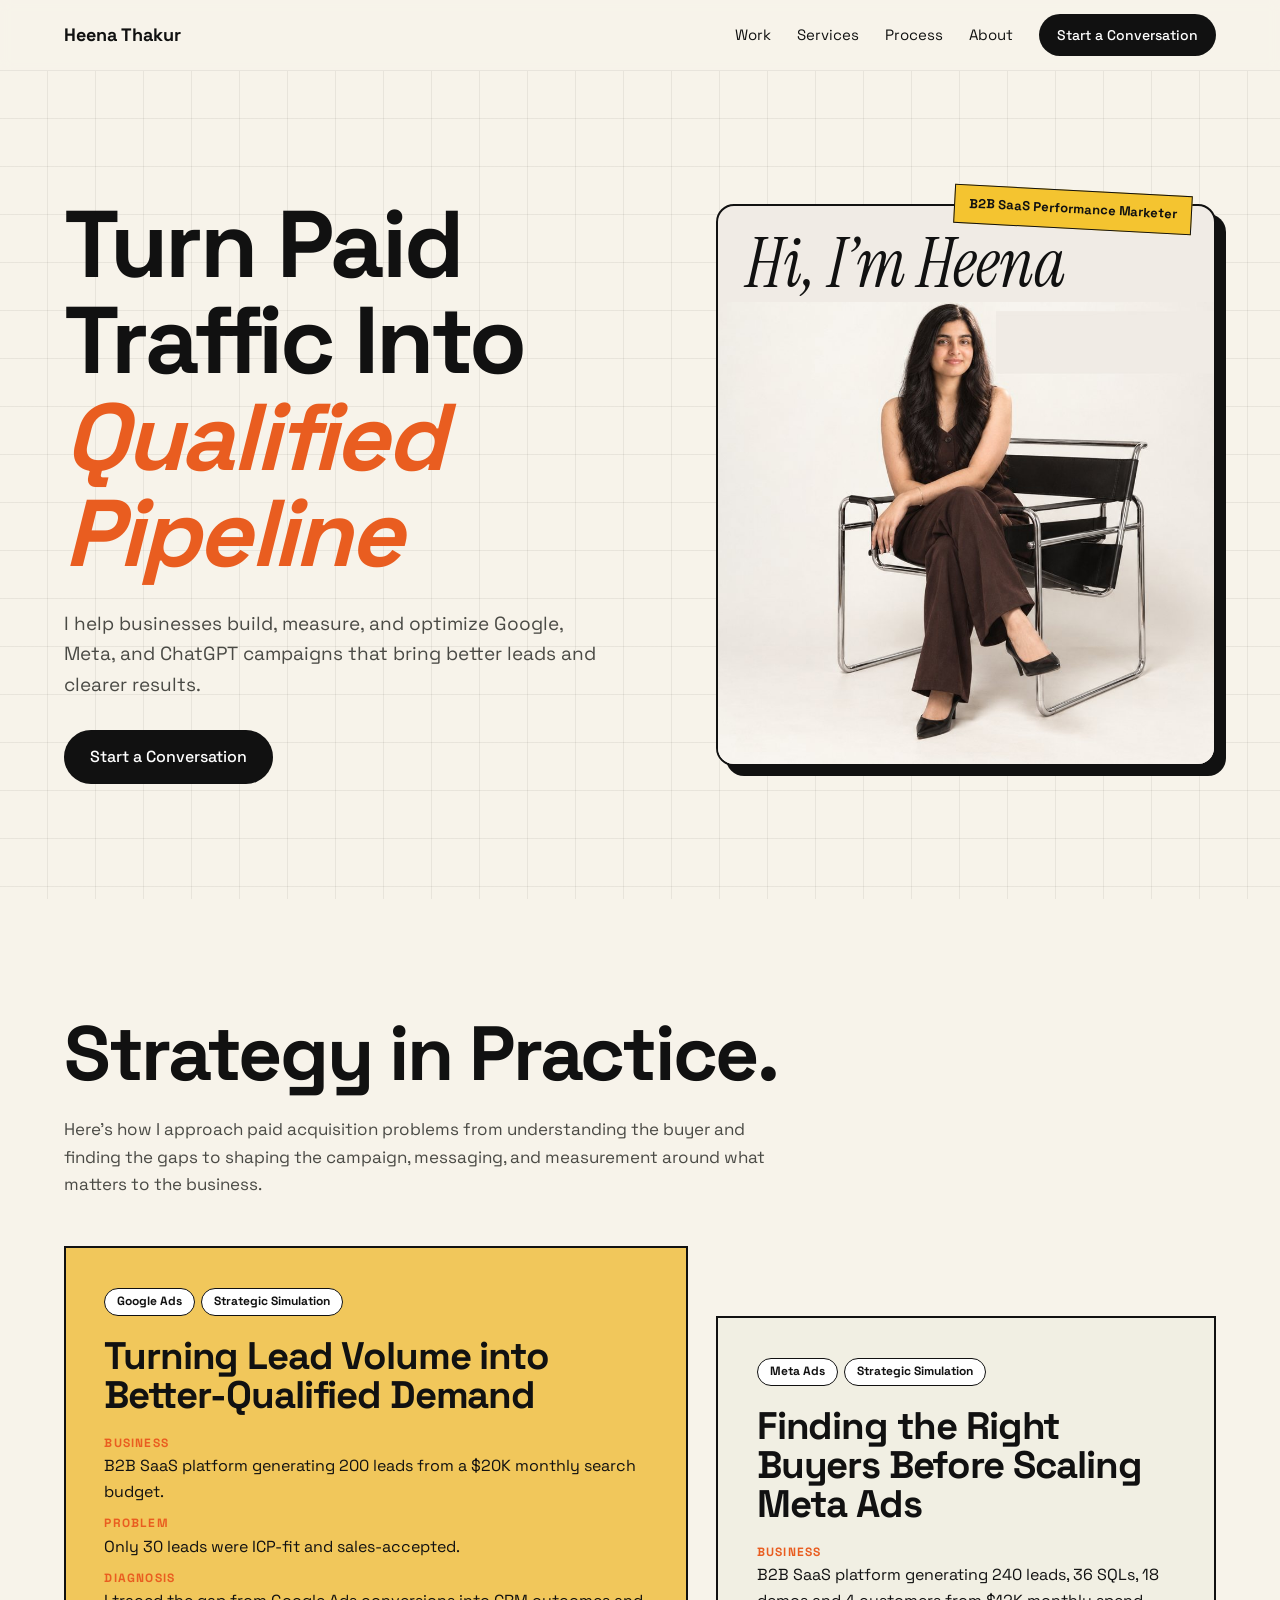
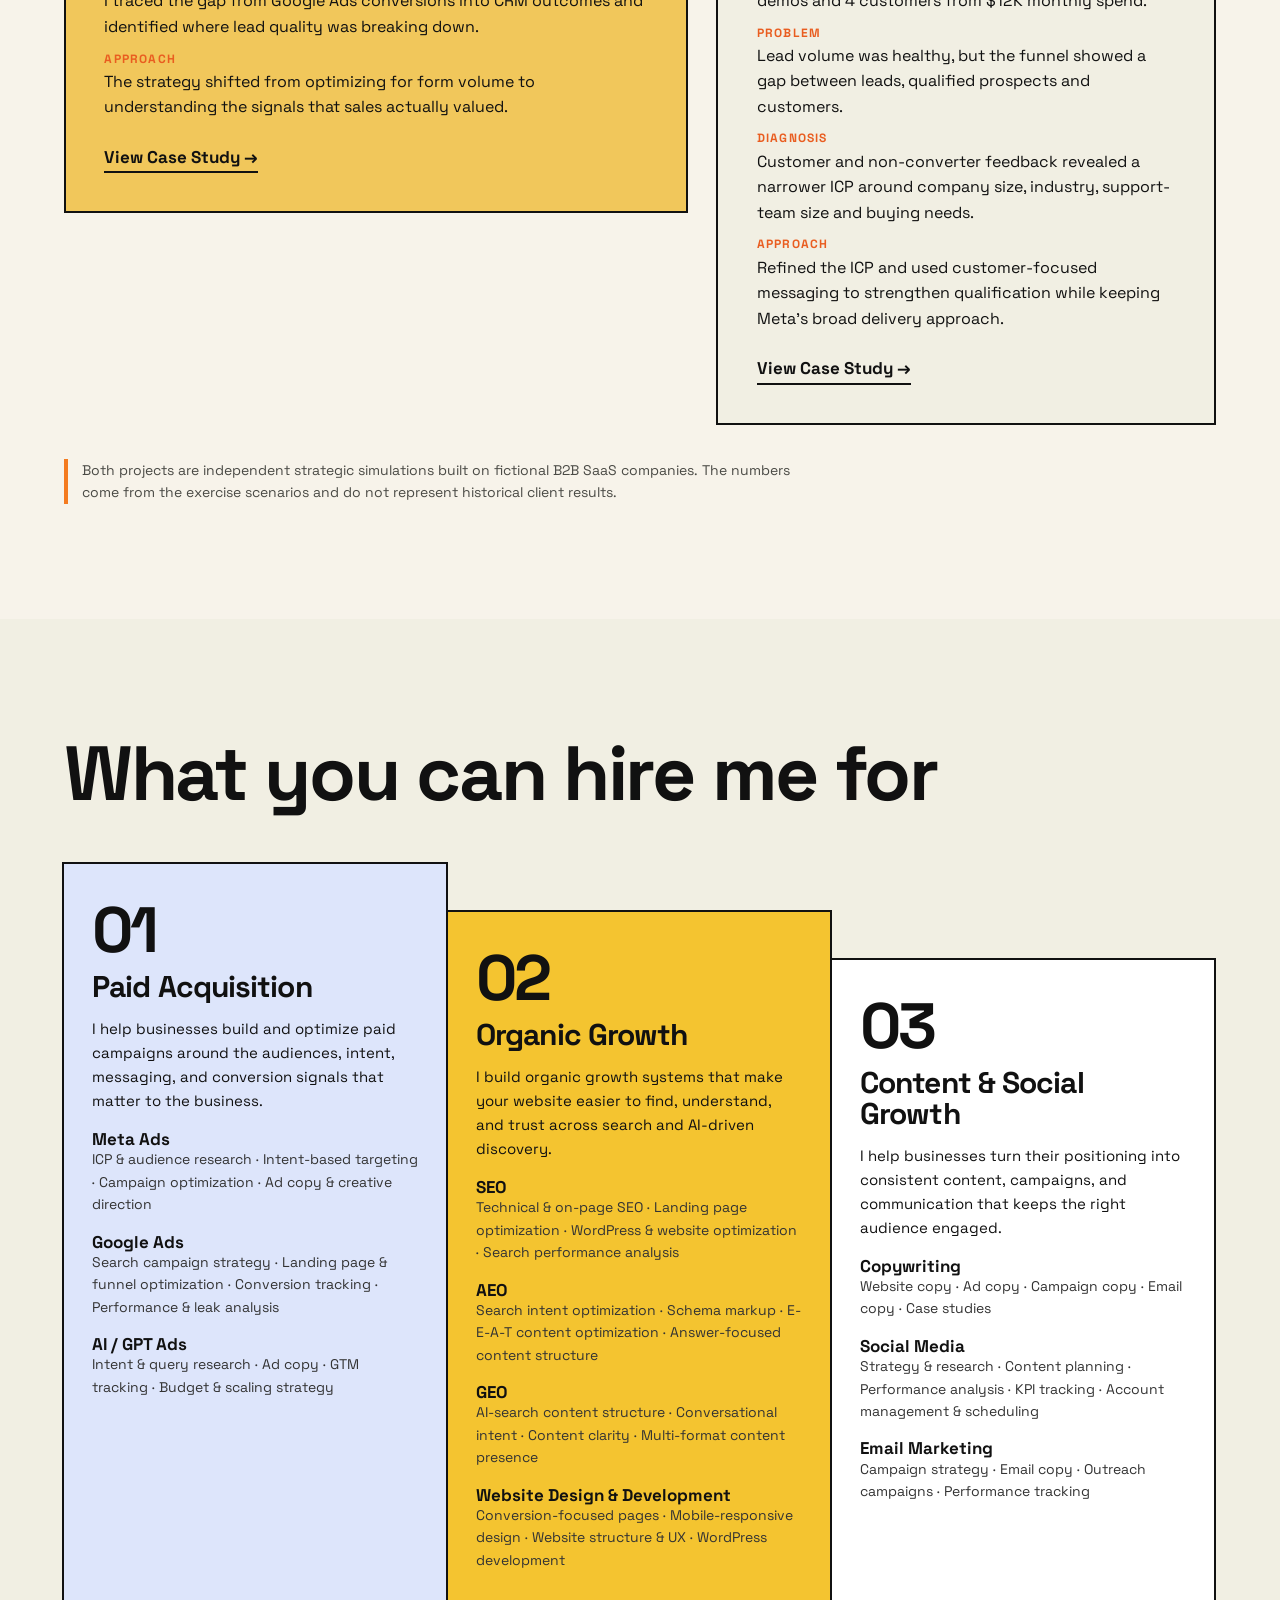
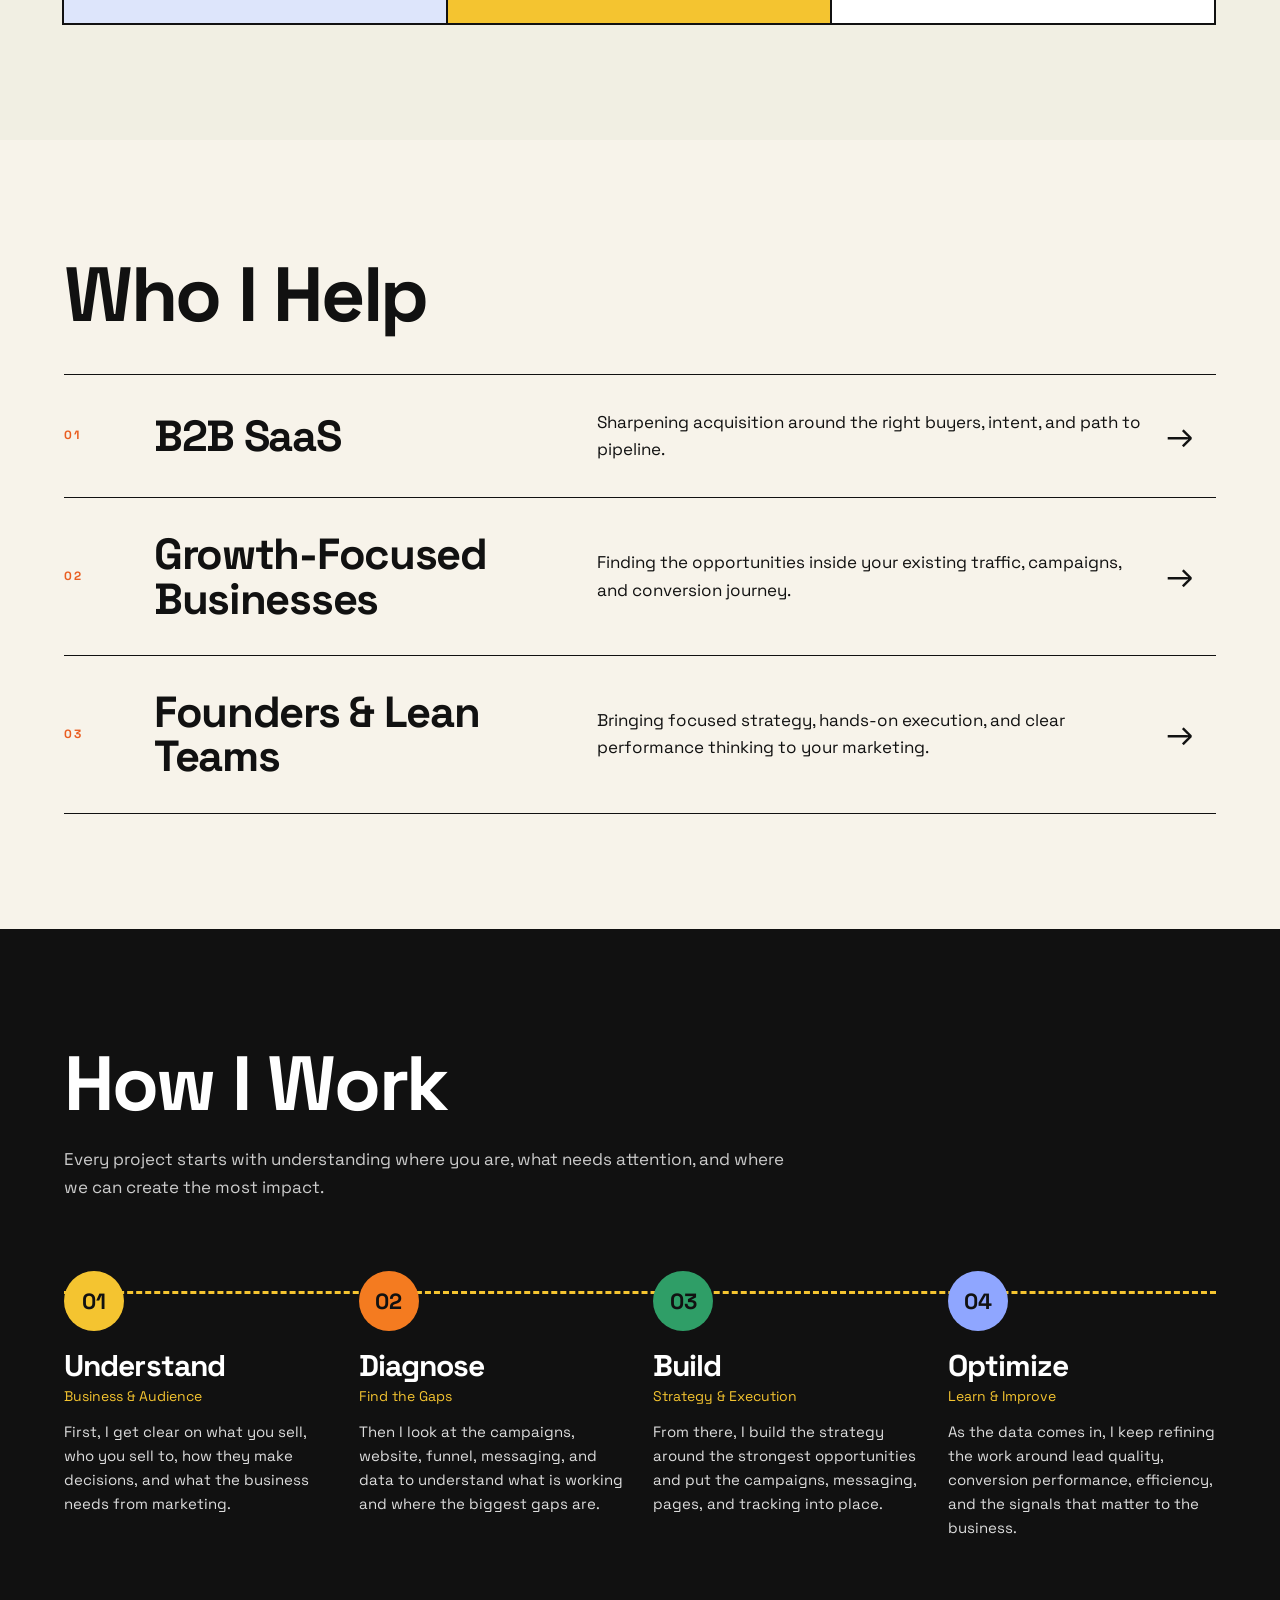
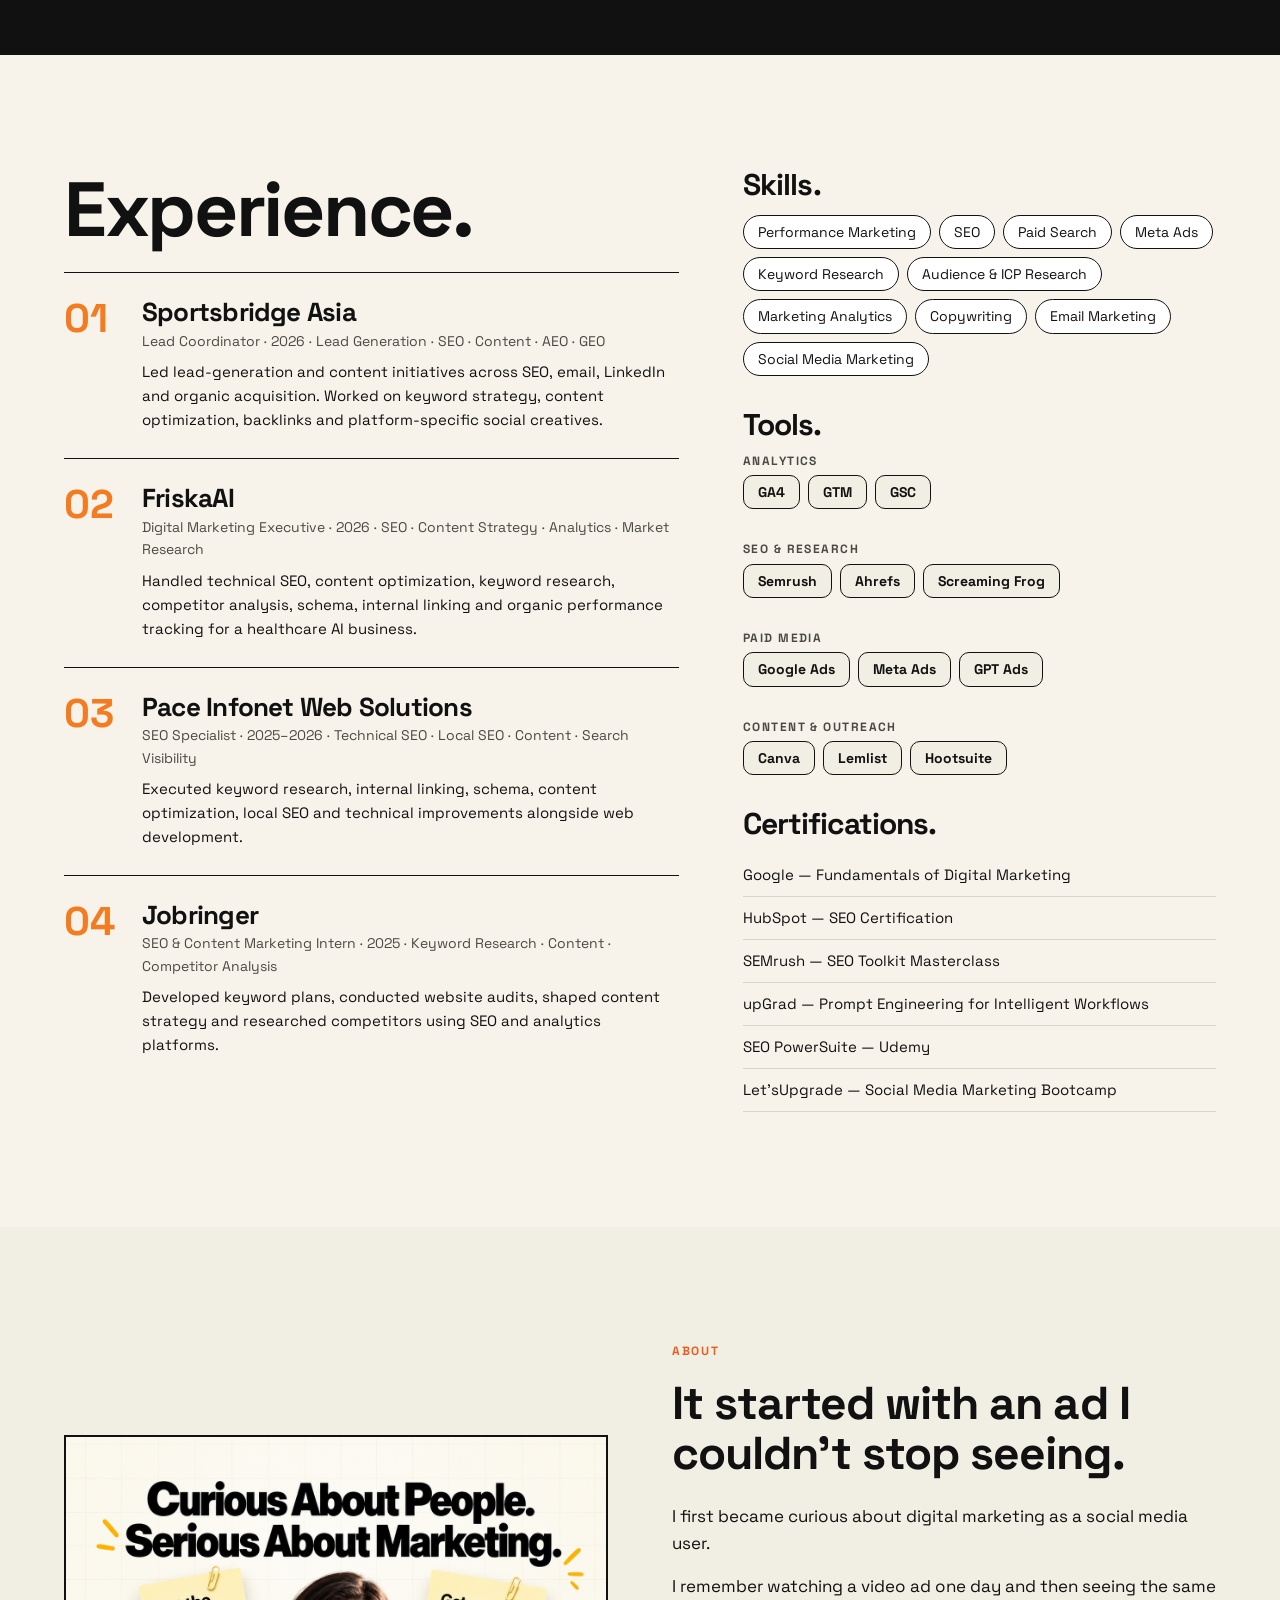
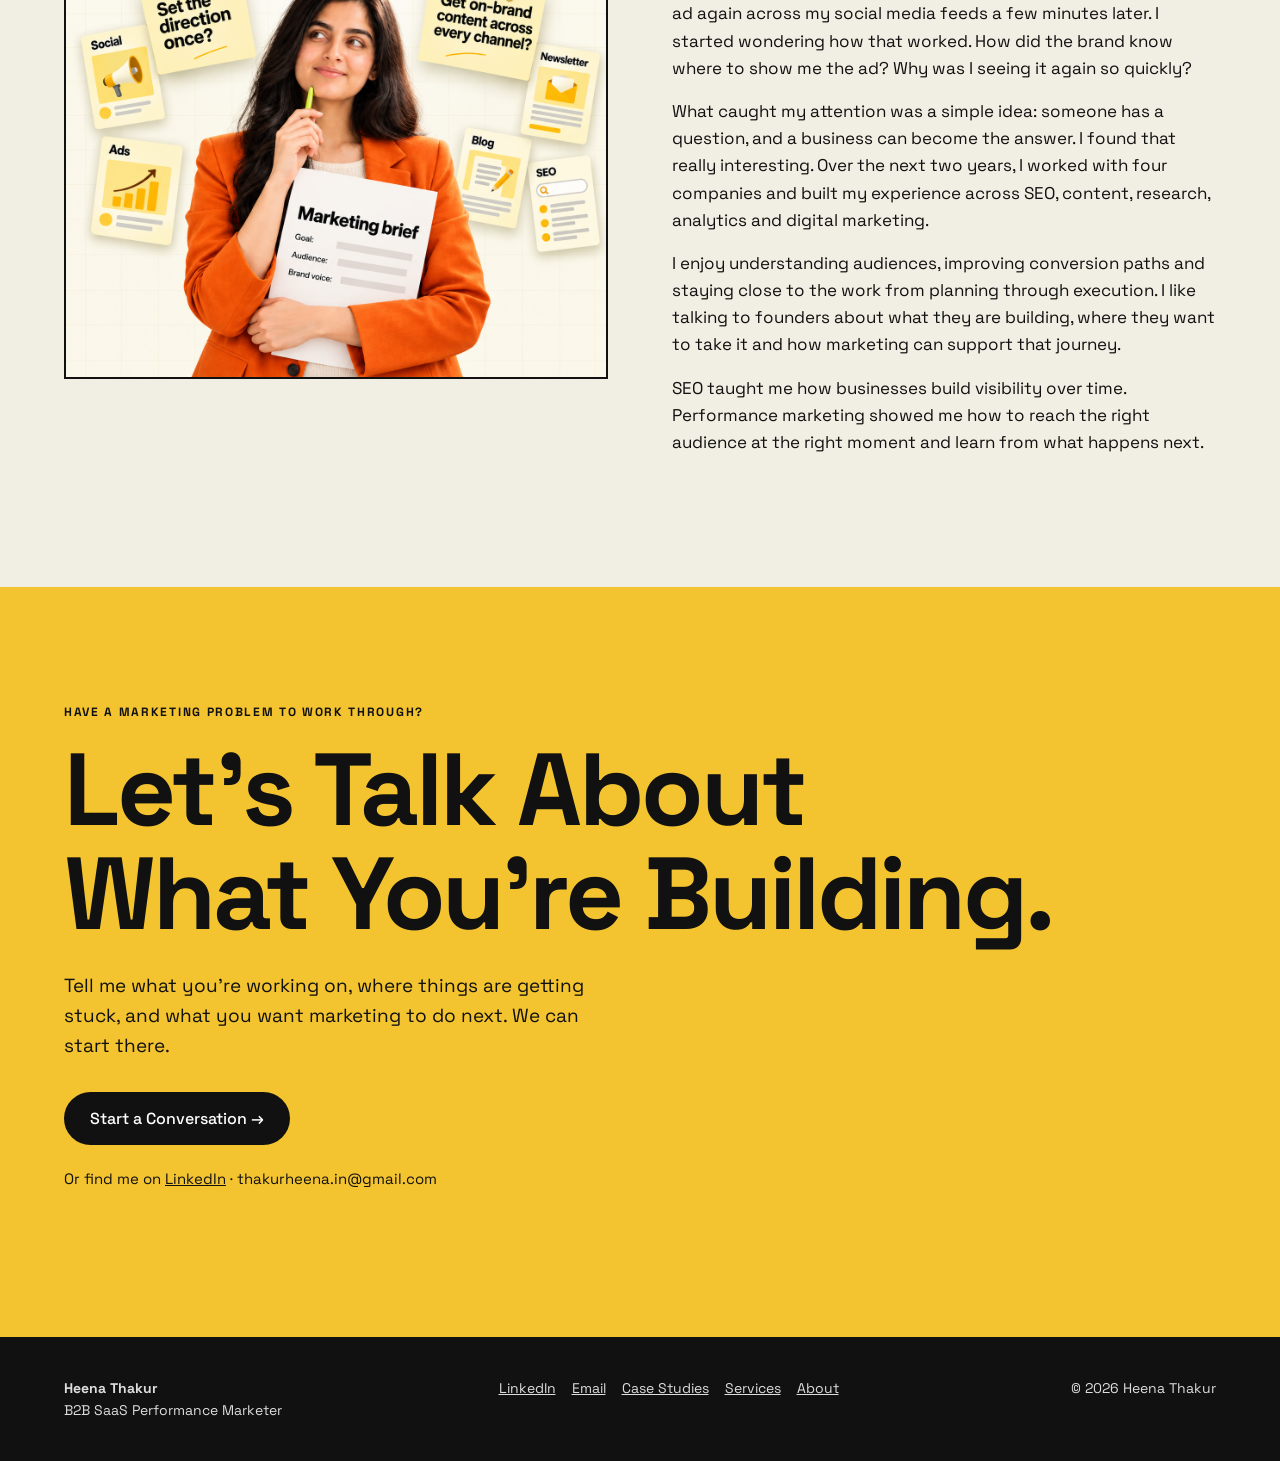
<file: index.html>
<!DOCTYPE html>
<html lang="en"><head><meta charset="utf-8">
<meta name="viewport" content="width=device-width, initial-scale=1, viewport-fit=cover">
<title>Heena Thakur — B2B SaaS Performance Marketer</title>
<meta name="description" content="B2B SaaS performance marketer helping businesses improve paid acquisition, SEO, conversion tracking and qualified pipeline through Google Ads, Meta Ads and performance-focused marketing.">
<meta property="og:title" content="Heena Thakur — B2B SaaS Performance Marketer"><meta property="og:type" content="website">
<link rel="preconnect" href="https://fonts.googleapis.com"><link rel="preconnect" href="https://fonts.gstatic.com" crossorigin>
<link href="https://fonts.googleapis.com/css2?family=Space+Grotesk:wght@400;500;700&family=Instrument+Serif:ital@1&display=swap" rel="stylesheet">
<link rel="stylesheet" href="css/styles.css"></head><body>
<nav aria-label="Main"><b>Heena Thakur</b><div><a href="#work">Work</a><a href="#services">Services</a><a href="#process">Process</a><a href="#about">About</a><a class="btn" href="mailto:thakurheena.in@gmail.com">Start a Conversation</a></div></nav>
<main>
<section class="hero" id="top"><div>
<h1>Turn Paid Traffic Into <em>Qualified Pipeline</em></h1>
<p>I help businesses build, measure, and optimize Google, Meta, and ChatGPT campaigns that bring better leads and clearer results.</p>
<a class="btn" href="mailto:thakurheena.in@gmail.com">Start a Conversation</a></div>
<div class="pf"><div class="hi serif" aria-hidden="true">Hi, I’m Heena</div><img src="assets/images/hero.jpg" alt="Portrait of Heena Thakur seated in a Wassily chair, wearing a brown waistcoat and trousers"><span class="tag">B2B SaaS Performance Marketer</span></div></section>

<section id="work"><h2>Strategy in Practice.</h2>
<p class="sub">Here’s how I approach paid acquisition problems from understanding the buyer and finding the gaps to shaping the campaign, messaging, and measurement around what matters to the business.</p>
<div class="work">
<article class="cs a rv"><span class="pill">Google Ads</span><span class="pill">Strategic Simulation</span><h3>Turning Lead Volume into Better-Qualified Demand</h3>
<p><b>Business</b>B2B SaaS platform generating 200 leads from a $20K monthly search budget.</p><p><b>Problem</b>Only 30 leads were ICP-fit and sales-accepted.</p><p><b>Diagnosis</b>I traced the gap from Google Ads conversions into CRM outcomes and identified where lead quality was breaking down.</p><p><b>Approach</b>The strategy shifted from optimizing for form volume to understanding the signals that sales actually valued.</p><a class="more" href="case-studies/google-ads.html">View Case Study →</a></article>
<article class="cs b rv"><span class="pill">Meta Ads</span><span class="pill">Strategic Simulation</span><h3>Finding the Right Buyers Before Scaling Meta Ads</h3>
<p><b>Business</b>B2B SaaS platform generating 240 leads, 36 SQLs, 18 demos and 4 customers from $12K monthly spend.</p><p><b>Problem</b>Lead volume was healthy, but the funnel showed a gap between leads, qualified prospects and customers.</p><p><b>Diagnosis</b>Customer and non-converter feedback revealed a narrower ICP around company size, industry, support-team size and buying needs.</p><p><b>Approach</b>Refined the ICP and used customer-focused messaging to strengthen qualification while keeping Meta’s broad delivery approach.</p><a class="more" href="case-studies/meta-ads.html">View Case Study →</a></article></div>
<p class="note">Both projects are independent strategic simulations built on fictional B2B SaaS companies. The numbers come from the exercise scenarios and do not represent historical client results.</p></section>

<section class="svc" id="services"><h2>What you can hire me for</h2>
<div class="sg">
<div class="sv rv"><div class="n">01</div><h3>Paid Acquisition</h3><p>I help businesses build and optimize paid campaigns around the audiences, intent, messaging, and conversion signals that matter to the business.</p>
<h4>Meta Ads</h4><p>ICP &amp; audience research · Intent-based targeting · Campaign optimization · Ad copy &amp; creative direction</p>
<h4>Google Ads</h4><p>Search campaign strategy · Landing page &amp; funnel optimization · Conversion tracking · Performance &amp; leak analysis</p>
<h4>AI / GPT Ads</h4><p>Intent &amp; query research · Ad copy · GTM tracking · Budget &amp; scaling strategy</p></div>
<div class="sv rv"><div class="n">02</div><h3>Organic Growth</h3><p>I build organic growth systems that make your website easier to find, understand, and trust across search and AI-driven discovery.</p>
<h4>SEO</h4><p>Technical &amp; on-page SEO · Landing page optimization · WordPress &amp; website optimization · Search performance analysis</p>
<h4>AEO</h4><p>Search intent optimization · Schema markup · E-E-A-T content optimization · Answer-focused content structure</p>
<h4>GEO</h4><p>AI-search content structure · Conversational intent · Content clarity · Multi-format content presence</p>
<h4>Website Design &amp; Development</h4><p>Conversion-focused pages · Mobile-responsive design · Website structure &amp; UX · WordPress development</p></div>
<div class="sv rv"><div class="n">03</div><h3>Content &amp; Social Growth</h3><p>I help businesses turn their positioning into consistent content, campaigns, and communication that keeps the right audience engaged.</p>
<h4>Copywriting</h4><p>Website copy · Ad copy · Campaign copy · Email copy · Case studies</p>
<h4>Social Media</h4><p>Strategy &amp; research · Content planning · Performance analysis · KPI tracking · Account management &amp; scheduling</p>
<h4>Email Marketing</h4><p>Campaign strategy · Email copy · Outreach campaigns · Performance tracking</p></div></div></section>

<section class="who"><h2>Who I Help</h2><div style="margin-top:40px">
<a href="#contact"><span class="k" style="margin:0">01</span><h3>B2B SaaS</h3><p>Sharpening acquisition around the right buyers, intent, and path to pipeline.</p><span class="ar" aria-hidden="true">→</span></a>
<a href="#contact"><span class="k" style="margin:0">02</span><h3>Growth-Focused Businesses</h3><p>Finding the opportunities inside your existing traffic, campaigns, and conversion journey.</p><span class="ar" aria-hidden="true">→</span></a>
<a href="#contact"><span class="k" style="margin:0">03</span><h3>Founders &amp; Lean Teams</h3><p>Bringing focused strategy, hands-on execution, and clear performance thinking to your marketing.</p><span class="ar" aria-hidden="true">→</span></a></div></section>

<section class="proc" id="process"><h2>How I Work</h2>
<p class="sub">Every project starts with understanding where you are, what needs attention, and where we can create the most impact.</p>
<div class="steps">
<div class="st rv"><i>01</i><h3>Understand</h3><em>Business &amp; Audience</em><p>First, I get clear on what you sell, who you sell to, how they make decisions, and what the business needs from marketing.</p></div>
<div class="st rv"><i>02</i><h3>Diagnose</h3><em>Find the Gaps</em><p>Then I look at the campaigns, website, funnel, messaging, and data to understand what is working and where the biggest gaps are.</p></div>
<div class="st rv"><i>03</i><h3>Build</h3><em>Strategy &amp; Execution</em><p>From there, I build the strategy around the strongest opportunities and put the campaigns, messaging, pages, and tracking into place.</p></div>
<div class="st rv"><i>04</i><h3>Optimize</h3><em>Learn &amp; Improve</em><p>As the data comes in, I keep refining the work around lead quality, conversion performance, efficiency, and the signals that matter to the business.</p></div></div></section>

<section><div class="xp"><div><h2>Experience.</h2>
<div class="ex rv"><span class="n">01</span><div><h3>Sportsbridge Asia</h3><small>Lead Coordinator · 2026 · Lead Generation · SEO · Content · AEO · GEO</small><p>Led lead-generation and content initiatives across SEO, email, LinkedIn and organic acquisition. Worked on keyword strategy, content optimization, backlinks and platform-specific social creatives.</p></div></div>
<div class="ex rv"><span class="n">02</span><div><h3>FriskaAI</h3><small>Digital Marketing Executive · 2026 · SEO · Content Strategy · Analytics · Market Research</small><p>Handled technical SEO, content optimization, keyword research, competitor analysis, schema, internal linking and organic performance tracking for a healthcare AI business.</p></div></div>
<div class="ex rv"><span class="n">03</span><div><h3>Pace Infonet Web Solutions</h3><small>SEO Specialist · 2025–2026 · Technical SEO · Local SEO · Content · Search Visibility</small><p>Executed keyword research, internal linking, schema, content optimization, local SEO and technical improvements alongside web development.</p></div></div>
<div class="ex rv"><span class="n">04</span><div><h3>Jobringer</h3><small>SEO &amp; Content Marketing Intern · 2025 · Keyword Research · Content · Competitor Analysis</small><p>Developed keyword plans, conducted website audits, shaped content strategy and researched competitors using SEO and analytics platforms.</p></div></div></div>
<aside class="side"><h3>Skills.</h3><div class="chips"><span>Performance Marketing</span><span>SEO</span><span>Paid Search</span><span>Meta Ads</span><span>Keyword Research</span><span>Audience &amp; ICP Research</span><span>Marketing Analytics</span><span>Copywriting</span><span>Email Marketing</span><span>Social Media Marketing</span></div>
<h3>Tools.</h3><h4>Analytics</h4><div class="chips tl"><span>GA4</span><span>GTM</span><span>GSC</span></div><h4>SEO &amp; Research</h4><div class="chips tl"><span>Semrush</span><span>Ahrefs</span><span>Screaming Frog</span></div><h4>Paid Media</h4><div class="chips tl"><span>Google Ads</span><span>Meta Ads</span><span>GPT Ads</span></div><h4>Content &amp; Outreach</h4><div class="chips tl"><span>Canva</span><span>Lemlist</span><span>Hootsuite</span></div>
<h3>Certifications.</h3><ul><li>Google — Fundamentals of Digital Marketing</li><li>HubSpot — SEO Certification</li><li>SEMrush — SEO Toolkit Masterclass</li><li>upGrad — Prompt Engineering for Intelligent Workflows</li><li>SEO PowerSuite — Udemy</li><li>Let’sUpgrade — Social Media Marketing Bootcamp</li></ul></aside></div></section>

<section class="ab" id="about"><img src="assets/images/about.jpg" alt="Heena holding a marketing brief, surrounded by notes labelled Social, Ads, Blog, SEO and Newsletter" loading="lazy"><div>
<span class="k">About</span><p class="lead">It started with an ad I couldn’t stop seeing.</p>
<p>I first became curious about digital marketing as a social media user.</p>
<p>I remember watching a video ad one day and then seeing the same ad again across my social media feeds a few minutes later. I started wondering how that worked. How did the brand know where to show me the ad? Why was I seeing it again so quickly?</p>
<p>What caught my attention was a simple idea: someone has a question, and a business can become the answer. I found that really interesting. Over the next two years, I worked with four companies and built my experience across SEO, content, research, analytics and digital marketing.</p>
<p>I enjoy understanding audiences, improving conversion paths and staying close to the work from planning through execution. I like talking to founders about what they are building, where they want to take it and how marketing can support that journey.</p>
<p>SEO taught me how businesses build visibility over time. Performance marketing showed me how to reach the right audience at the right moment and learn from what happens next.</p></div></section>

<section class="cta" id="contact"><span class="k" style="color:var(--ink)">Have a marketing problem to work through?</span><h2>Let’s Talk About What You’re Building.</h2>
<p>Tell me what you’re working on, where things are getting stuck, and what you want marketing to do next. We can start there.</p>
<a class="btn" href="mailto:thakurheena.in@gmail.com">Start a Conversation →</a>
<p class="l">Or find me on <a href="https://www.linkedin.com/in/heenathakurseo/" target="_blank" rel="noopener">LinkedIn</a> · thakurheena.in@gmail.com</p></section></main>
<footer><div><b>Heena Thakur</b><br>B2B SaaS Performance Marketer</div><div><a href="https://www.linkedin.com/in/heenathakurseo/" target="_blank" rel="noopener">LinkedIn</a><a href="mailto:thakurheena.in@gmail.com">Email</a><a href="#work">Case Studies</a><a href="#services">Services</a><a href="#about">About</a></div><div>© 2026 Heena Thakur</div></footer>

<script>const io=new IntersectionObserver(es=>es.forEach(e=>{if(e.isIntersecting){e.target.classList.add('on');io.unobserve(e.target)}}),{threshold:.12});document.querySelectorAll('.rv').forEach(el=>io.observe(el));</script></body></html>
</file>
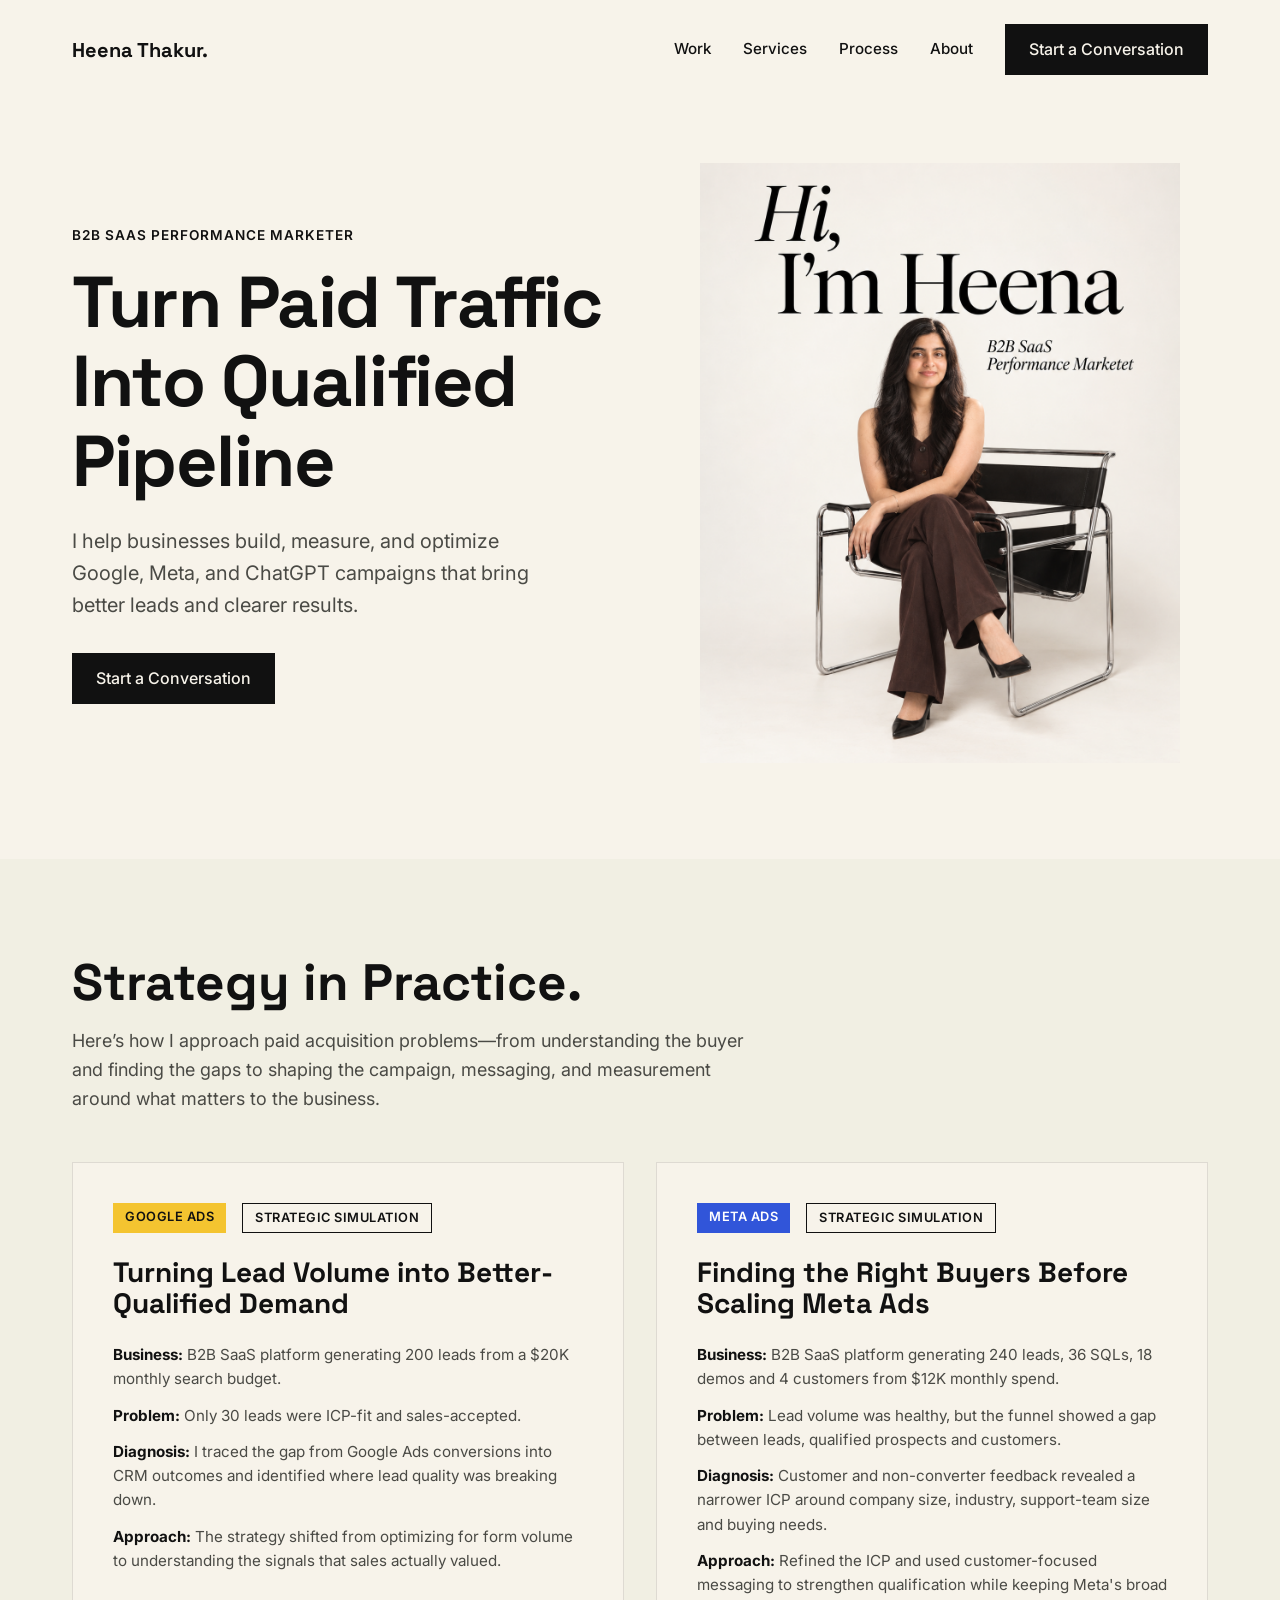
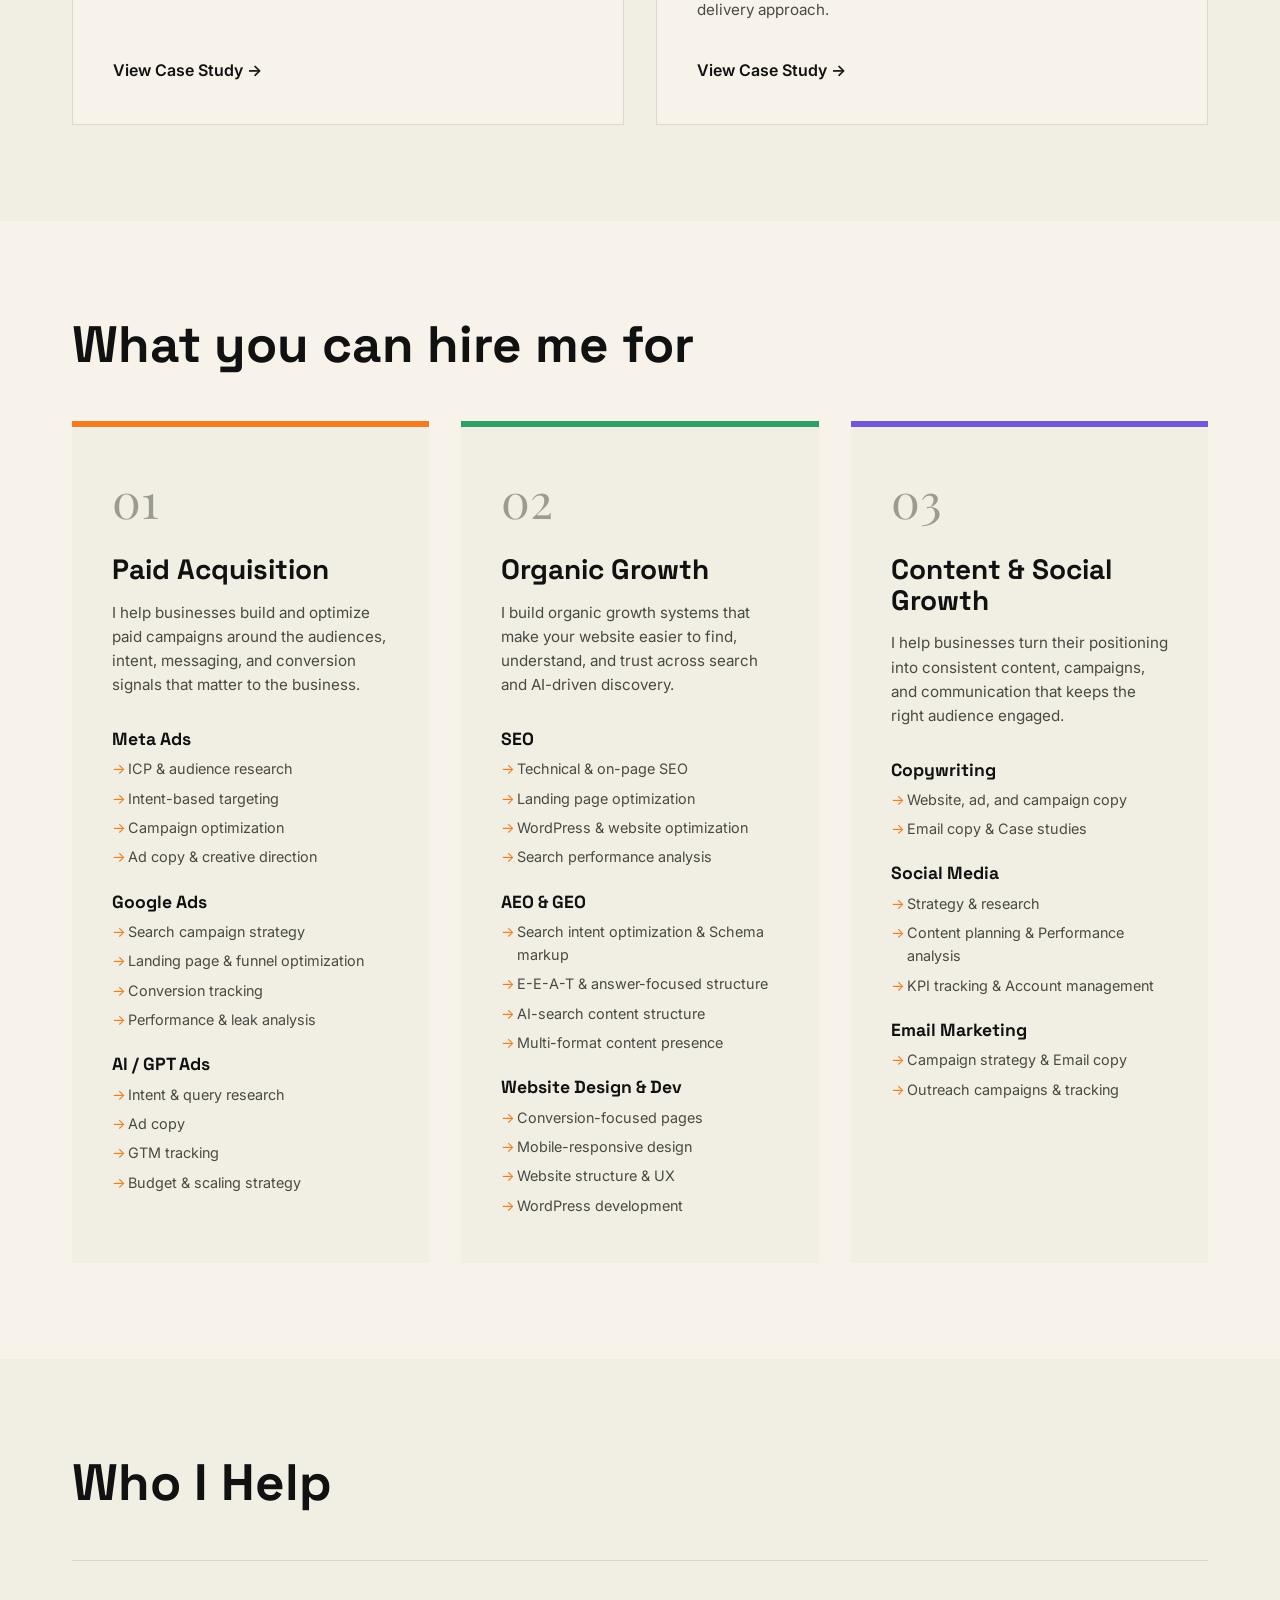
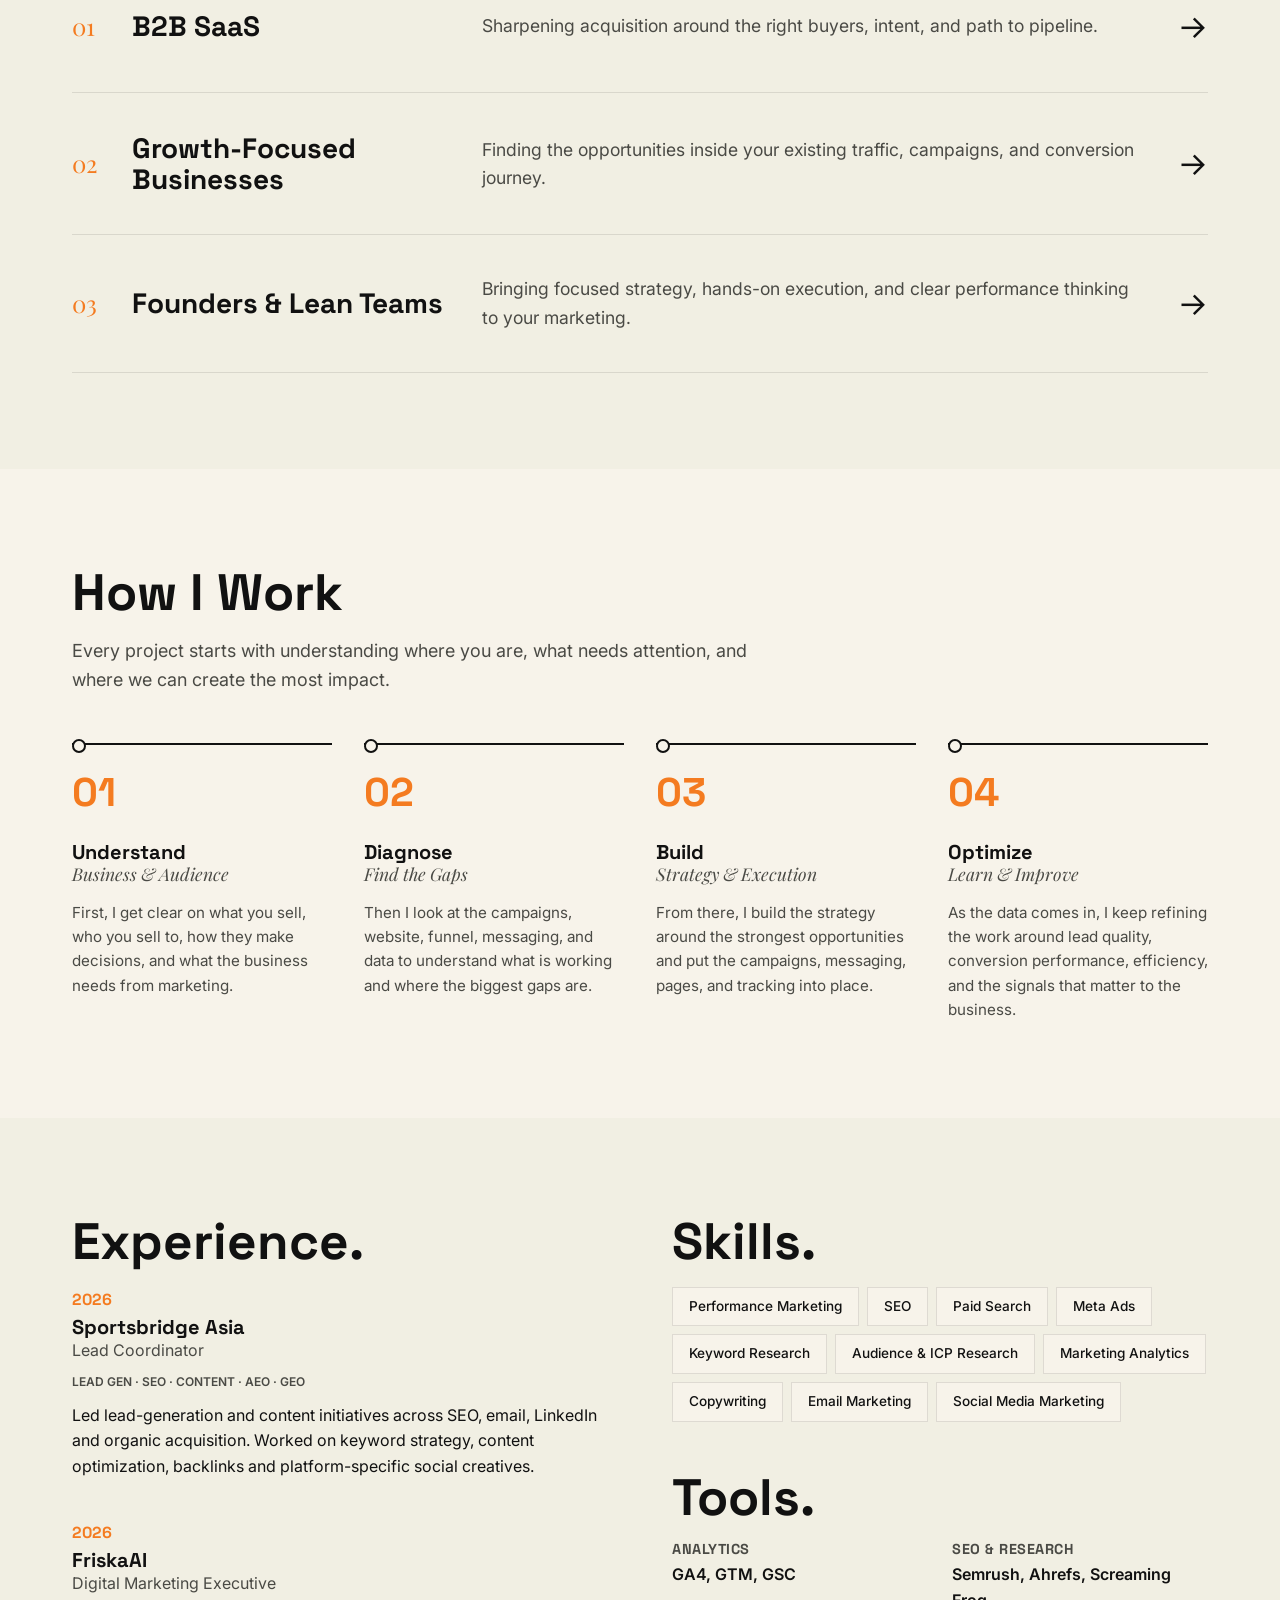
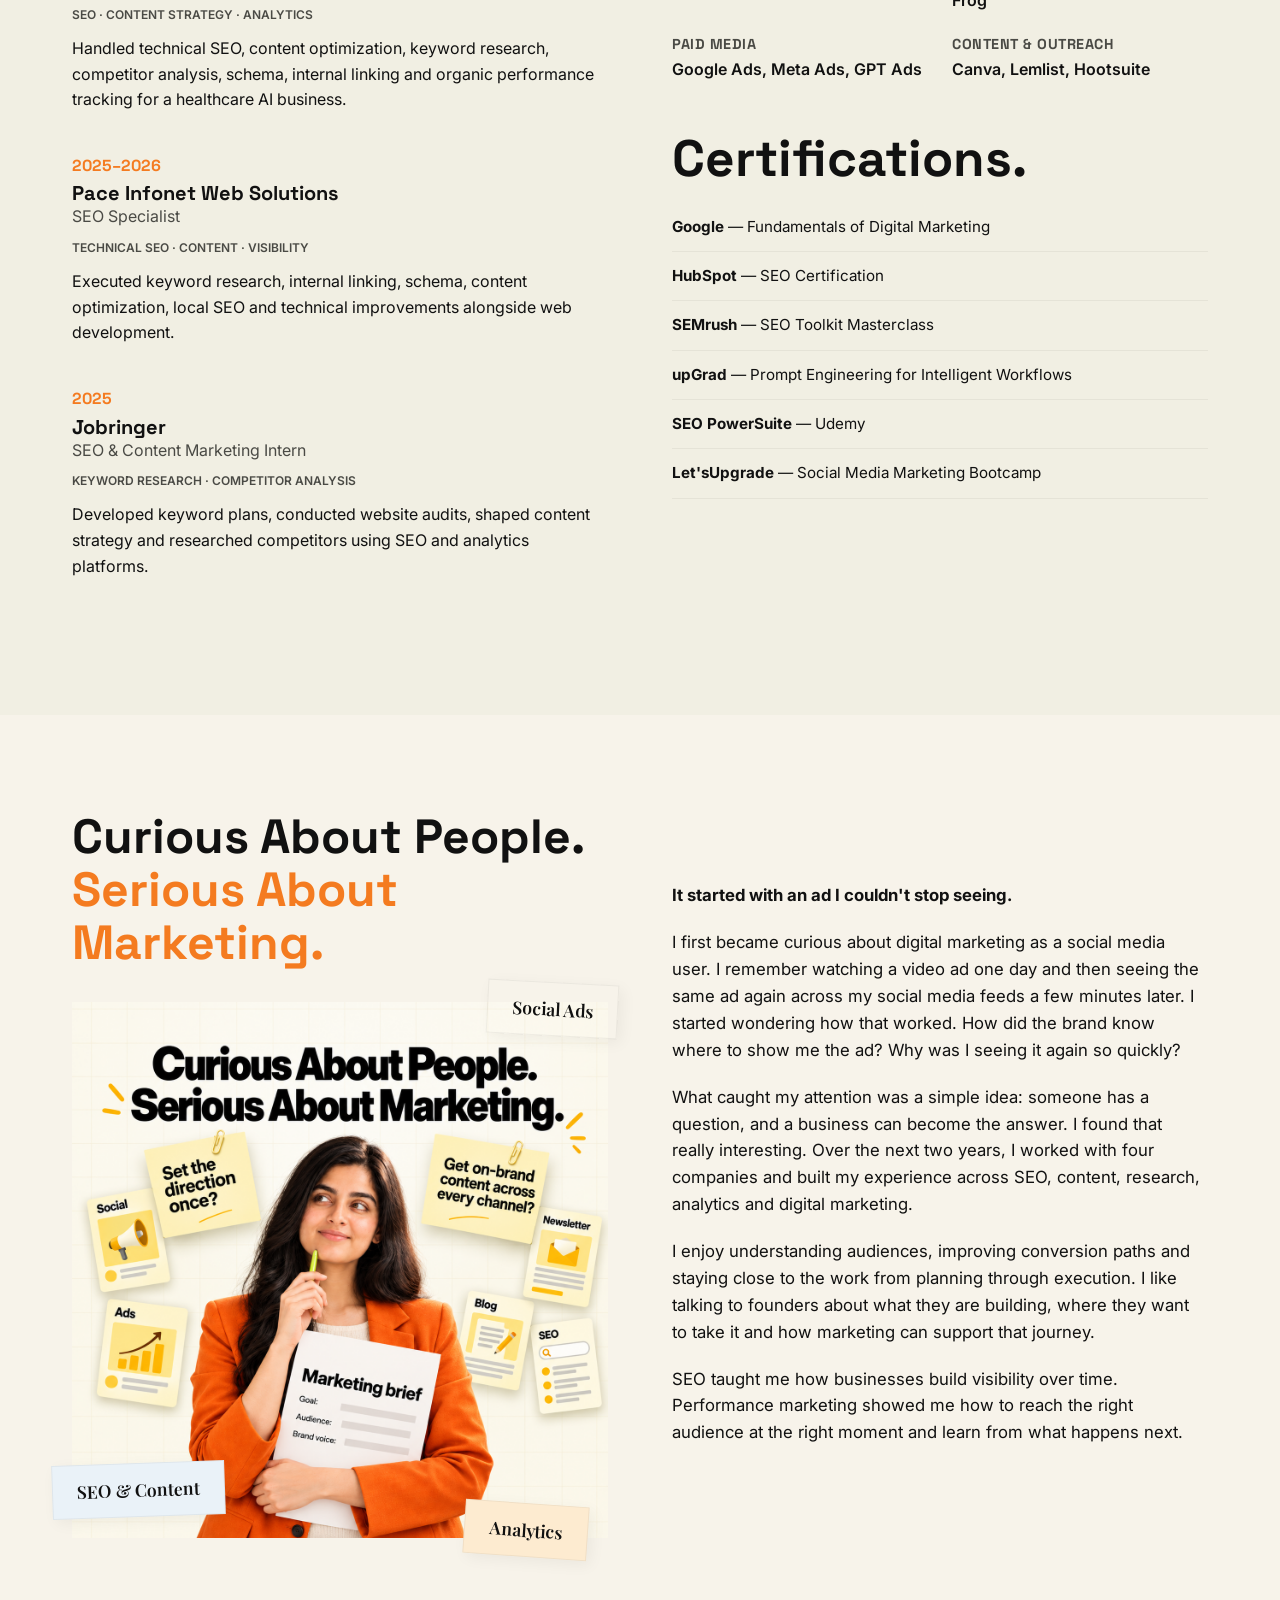
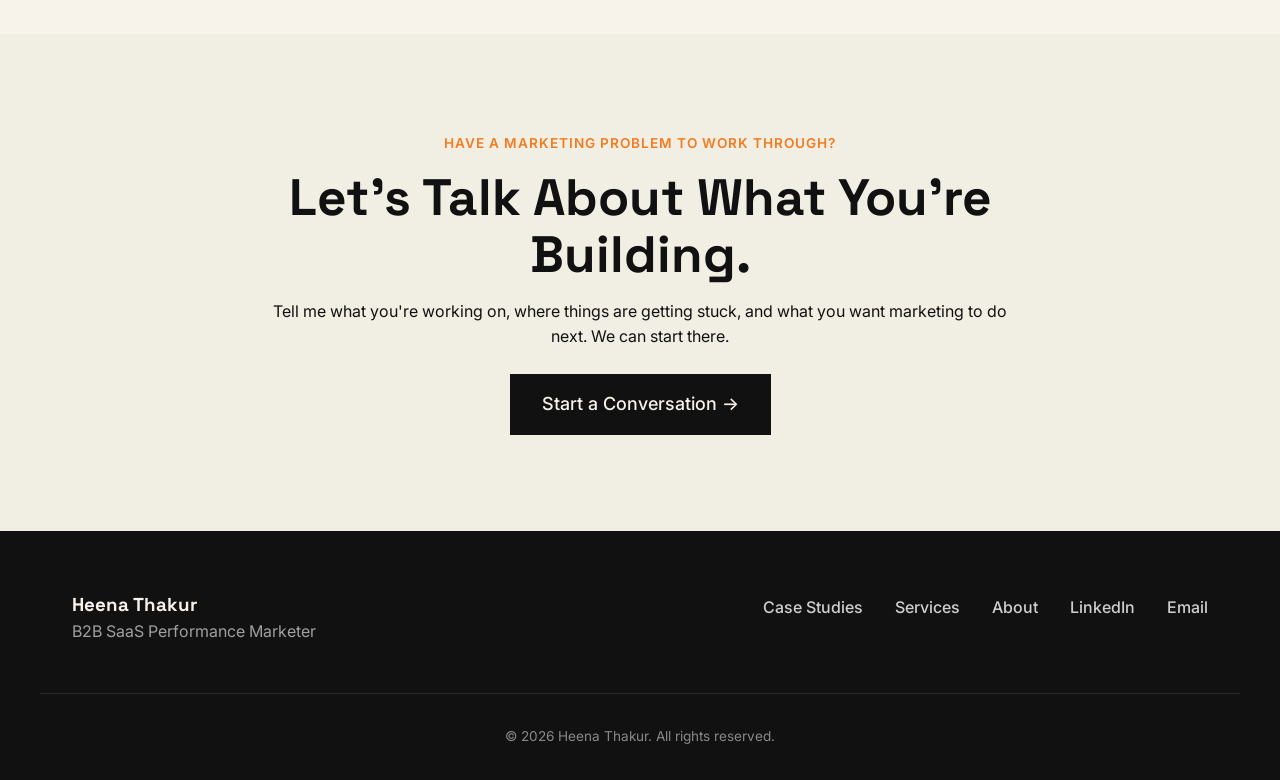
<file: index.html.html>
<!DOCTYPE html>
<html lang="en">
<head>
    <meta charset="UTF-8">
    <meta name="viewport" content="width=device-width, initial-scale=1.0">
    <title>Heena Thakur — B2B SaaS Performance Marketer</title>
    <meta name="description" content="B2B SaaS performance marketer helping businesses improve paid acquisition, SEO, conversion tracking and qualified pipeline through Google Ads, Meta Ads and performance-focused marketing.">
    <link rel="preconnect" href="https://fonts.googleapis.com">
    <link rel="preconnect" href="https://fonts.gstatic.com" crossorigin>
    <link href="https://fonts.googleapis.com/css2?family=Inter:wght@400;500;600&family=Playfair+Display:ital,wght@1,600&family=Space+Grotesk:wght@500;700&display=swap" rel="stylesheet">
    <link rel="stylesheet" href="styles.css">
</head>
<body>

    <nav class="site-nav">
        <div class="nav-container">
            <a href="#" class="logo">Heena Thakur.</a>
            <div class="nav-links">
                <a href="#work">Work</a>
                <a href="#services">Services</a>
                <a href="#process">Process</a>
                <a href="#about">About</a>
                <a href="#contact" class="btn-nav">Start a Conversation</a>
            </div>
        </div>
    </nav>

    <!-- 01 HERO -->
    <header class="hero fade-in">
        <div class="hero-content">
            <span class="kicker">B2B SaaS Performance Marketer</span>
            <h1>Turn Paid Traffic Into Qualified Pipeline</h1>
            <p>I help businesses build, measure, and optimize Google, Meta, and ChatGPT campaigns that bring better leads and clearer results.</p>
            <a href="#contact" class="btn-primary">Start a Conversation</a>
        </div>
        <div class="hero-visual">
            <!-- Ensure Hero.png has background removed cleanly -->
            <img src="assets/images/Hero.png" alt="Heena Thakur Portrait" class="hero-portrait">
            <div class="decorative-grid"></div>
        </div>
    </header>

    <!-- 02 STRATEGY IN PRACTICE -->
    <section id="work" class="section bg-secondary fade-in">
        <div class="container">
            <div class="section-header">
                <h2>Strategy in Practice.</h2>
                <p class="subtitle">Here’s how I approach paid acquisition problems—from understanding the buyer and finding the gaps to shaping the campaign, messaging, and measurement around what matters to the business.</p>
            </div>

            <div class="case-grid">
                <!-- Google Ads -->
                <article class="case-card">
                    <div class="card-meta">
                        <span class="tag bg-yellow">Google Ads</span>
                        <span class="tag-outline">Strategic Simulation</span>
                    </div>
                    <h3>Turning Lead Volume into Better-Qualified Demand</h3>
                    <div class="case-details">
                        <p><strong>Business:</strong> B2B SaaS platform generating 200 leads from a $20K monthly search budget.</p>
                        <p><strong>Problem:</strong> Only 30 leads were ICP-fit and sales-accepted.</p>
                        <p><strong>Diagnosis:</strong> I traced the gap from Google Ads conversions into CRM outcomes and identified where lead quality was breaking down.</p>
                        <p><strong>Approach:</strong> The strategy shifted from optimizing for form volume to understanding the signals that sales actually valued.</p>
                    </div>
                    <a href="case-studies/google-ads.html" class="case-link">View Case Study &rarr;</a>
                </article>

                <!-- Meta Ads -->
                <article class="case-card">
                    <div class="card-meta">
                        <span class="tag bg-blue">Meta Ads</span>
                        <span class="tag-outline">Strategic Simulation</span>
                    </div>
                    <h3>Finding the Right Buyers Before Scaling Meta Ads</h3>
                    <div class="case-details">
                        <p><strong>Business:</strong> B2B SaaS platform generating 240 leads, 36 SQLs, 18 demos and 4 customers from $12K monthly spend.</p>
                        <p><strong>Problem:</strong> Lead volume was healthy, but the funnel showed a gap between leads, qualified prospects and customers.</p>
                        <p><strong>Diagnosis:</strong> Customer and non-converter feedback revealed a narrower ICP around company size, industry, support-team size and buying needs.</p>
                        <p><strong>Approach:</strong> Refined the ICP and used customer-focused messaging to strengthen qualification while keeping Meta's broad delivery approach.</p>
                    </div>
                    <a href="case-studies/meta-ads.html" class="case-link">View Case Study &rarr;</a>
                </article>
            </div>
        </div>
    </section>

    <!-- 03 SERVICES -->
    <section id="services" class="section fade-in">
        <div class="container">
            <h2 class="section-title">What you can hire me for</h2>
            <div class="services-grid">
                
                <div class="service-block">
                    <div class="service-color-bar bg-orange"></div>
                    <span class="service-num">01</span>
                    <h3>Paid Acquisition</h3>
                    <p class="service-intro">I help businesses build and optimize paid campaigns around the audiences, intent, messaging, and conversion signals that matter to the business.</p>
                    
                    <div class="service-sub">
                        <h4>Meta Ads</h4>
                        <ul>
                            <li>ICP & audience research</li>
                            <li>Intent-based targeting</li>
                            <li>Campaign optimization</li>
                            <li>Ad copy & creative direction</li>
                        </ul>
                    </div>
                    <div class="service-sub">
                        <h4>Google Ads</h4>
                        <ul>
                            <li>Search campaign strategy</li>
                            <li>Landing page & funnel optimization</li>
                            <li>Conversion tracking</li>
                            <li>Performance & leak analysis</li>
                        </ul>
                    </div>
                    <div class="service-sub">
                        <h4>AI / GPT Ads</h4>
                        <ul>
                            <li>Intent & query research</li>
                            <li>Ad copy</li>
                            <li>GTM tracking</li>
                            <li>Budget & scaling strategy</li>
                        </ul>
                    </div>
                </div>

                <div class="service-block">
                    <div class="service-color-bar bg-green"></div>
                    <span class="service-num">02</span>
                    <h3>Organic Growth</h3>
                    <p class="service-intro">I build organic growth systems that make your website easier to find, understand, and trust across search and AI-driven discovery.</p>
                    
                    <div class="service-sub">
                        <h4>SEO</h4>
                        <ul>
                            <li>Technical & on-page SEO</li>
                            <li>Landing page optimization</li>
                            <li>WordPress & website optimization</li>
                            <li>Search performance analysis</li>
                        </ul>
                    </div>
                    <div class="service-sub">
                        <h4>AEO & GEO</h4>
                        <ul>
                            <li>Search intent optimization & Schema markup</li>
                            <li>E-E-A-T & answer-focused structure</li>
                            <li>AI-search content structure</li>
                            <li>Multi-format content presence</li>
                        </ul>
                    </div>
                    <div class="service-sub">
                        <h4>Website Design & Dev</h4>
                        <ul>
                            <li>Conversion-focused pages</li>
                            <li>Mobile-responsive design</li>
                            <li>Website structure & UX</li>
                            <li>WordPress development</li>
                        </ul>
                    </div>
                </div>

                <div class="service-block">
                    <div class="service-color-bar bg-purple"></div>
                    <span class="service-num">03</span>
                    <h3>Content & Social Growth</h3>
                    <p class="service-intro">I help businesses turn their positioning into consistent content, campaigns, and communication that keeps the right audience engaged.</p>
                    
                    <div class="service-sub">
                        <h4>Copywriting</h4>
                        <ul>
                            <li>Website, ad, and campaign copy</li>
                            <li>Email copy & Case studies</li>
                        </ul>
                    </div>
                    <div class="service-sub">
                        <h4>Social Media</h4>
                        <ul>
                            <li>Strategy & research</li>
                            <li>Content planning & Performance analysis</li>
                            <li>KPI tracking & Account management</li>
                        </ul>
                    </div>
                    <div class="service-sub">
                        <h4>Email Marketing</h4>
                        <ul>
                            <li>Campaign strategy & Email copy</li>
                            <li>Outreach campaigns & tracking</li>
                        </ul>
                    </div>
                </div>

            </div>
        </div>
    </section>

    <!-- 04 WHO I HELP -->
    <section class="section bg-secondary fade-in">
        <div class="container">
            <h2 class="section-title">Who I Help</h2>
            <div class="help-rows">
                <a href="#contact" class="help-row">
                    <span class="row-num">01</span>
                    <h3 class="row-title">B2B SaaS</h3>
                    <p class="row-desc">Sharpening acquisition around the right buyers, intent, and path to pipeline.</p>
                    <span class="row-arrow">&rarr;</span>
                </a>
                <a href="#contact" class="help-row">
                    <span class="row-num">02</span>
                    <h3 class="row-title">Growth-Focused Businesses</h3>
                    <p class="row-desc">Finding the opportunities inside your existing traffic, campaigns, and conversion journey.</p>
                    <span class="row-arrow">&rarr;</span>
                </a>
                <a href="#contact" class="help-row">
                    <span class="row-num">03</span>
                    <h3 class="row-title">Founders & Lean Teams</h3>
                    <p class="row-desc">Bringing focused strategy, hands-on execution, and clear performance thinking to your marketing.</p>
                    <span class="row-arrow">&rarr;</span>
                </a>
            </div>
        </div>
    </section>

    <!-- 05 HOW I WORK -->
    <section id="process" class="section fade-in">
        <div class="container">
            <div class="section-header">
                <h2>How I Work</h2>
                <p class="subtitle">Every project starts with understanding where you are, what needs attention, and where we can create the most impact.</p>
            </div>
            
            <div class="process-timeline">
                <div class="process-step">
                    <span class="step-num">01</span>
                    <h4 class="step-title">Understand <br><em>Business & Audience</em></h4>
                    <p>First, I get clear on what you sell, who you sell to, how they make decisions, and what the business needs from marketing.</p>
                </div>
                <div class="process-step">
                    <span class="step-num">02</span>
                    <h4 class="step-title">Diagnose <br><em>Find the Gaps</em></h4>
                    <p>Then I look at the campaigns, website, funnel, messaging, and data to understand what is working and where the biggest gaps are.</p>
                </div>
                <div class="process-step">
                    <span class="step-num">03</span>
                    <h4 class="step-title">Build <br><em>Strategy & Execution</em></h4>
                    <p>From there, I build the strategy around the strongest opportunities and put the campaigns, messaging, pages, and tracking into place.</p>
                </div>
                <div class="process-step">
                    <span class="step-num">04</span>
                    <h4 class="step-title">Optimize <br><em>Learn & Improve</em></h4>
                    <p>As the data comes in, I keep refining the work around lead quality, conversion performance, efficiency, and the signals that matter to the business.</p>
                </div>
            </div>
        </div>
    </section>

    <!-- 06 & 07 EXPERIENCE, SKILLS, TOOLS -->
    <section class="section bg-secondary fade-in">
        <div class="container">
            <div class="experience-tools-grid">
                
                <div class="experience-col">
                    <h2>Experience.</h2>
                    <div class="timeline">
                        <div class="timeline-item">
                            <div class="time-meta">2026</div>
                            <div class="time-content">
                                <h3>Sportsbridge Asia</h3>
                                <em>Lead Coordinator</em>
                                <span class="mini-tags">Lead Gen · SEO · Content · AEO · GEO</span>
                                <p>Led lead-generation and content initiatives across SEO, email, LinkedIn and organic acquisition. Worked on keyword strategy, content optimization, backlinks and platform-specific social creatives.</p>
                            </div>
                        </div>
                        <div class="timeline-item">
                            <div class="time-meta">2026</div>
                            <div class="time-content">
                                <h3>FriskaAI</h3>
                                <em>Digital Marketing Executive</em>
                                <span class="mini-tags">SEO · Content Strategy · Analytics</span>
                                <p>Handled technical SEO, content optimization, keyword research, competitor analysis, schema, internal linking and organic performance tracking for a healthcare AI business.</p>
                            </div>
                        </div>
                        <div class="timeline-item">
                            <div class="time-meta">2025–2026</div>
                            <div class="time-content">
                                <h3>Pace Infonet Web Solutions</h3>
                                <em>SEO Specialist</em>
                                <span class="mini-tags">Technical SEO · Content · Visibility</span>
                                <p>Executed keyword research, internal linking, schema, content optimization, local SEO and technical improvements alongside web development.</p>
                            </div>
                        </div>
                        <div class="timeline-item">
                            <div class="time-meta">2025</div>
                            <div class="time-content">
                                <h3>Jobringer</h3>
                                <em>SEO & Content Marketing Intern</em>
                                <span class="mini-tags">Keyword Research · Competitor Analysis</span>
                                <p>Developed keyword plans, conducted website audits, shaped content strategy and researched competitors using SEO and analytics platforms.</p>
                            </div>
                        </div>
                    </div>
                </div>

                <div class="skills-tools-col">
                    <div class="st-block">
                        <h2>Skills.</h2>
                        <div class="pill-container">
                            <span class="pill">Performance Marketing</span>
                            <span class="pill">SEO</span>
                            <span class="pill">Paid Search</span>
                            <span class="pill">Meta Ads</span>
                            <span class="pill">Keyword Research</span>
                            <span class="pill">Audience & ICP Research</span>
                            <span class="pill">Marketing Analytics</span>
                            <span class="pill">Copywriting</span>
                            <span class="pill">Email Marketing</span>
                            <span class="pill">Social Media Marketing</span>
                        </div>
                    </div>

                    <div class="st-block">
                        <h2>Tools.</h2>
                        <div class="tools-grid">
                            <div class="tool-group">
                                <h4>Analytics</h4>
                                <p>GA4, GTM, GSC</p>
                            </div>
                            <div class="tool-group">
                                <h4>SEO & Research</h4>
                                <p>Semrush, Ahrefs, Screaming Frog</p>
                            </div>
                            <div class="tool-group">
                                <h4>Paid Media</h4>
                                <p>Google Ads, Meta Ads, GPT Ads</p>
                            </div>
                            <div class="tool-group">
                                <h4>Content & Outreach</h4>
                                <p>Canva, Lemlist, Hootsuite</p>
                            </div>
                        </div>
                    </div>

                    <div class="st-block">
                        <h2>Certifications.</h2>
                        <ul class="cert-list">
                            <li><strong>Google</strong> — Fundamentals of Digital Marketing</li>
                            <li><strong>HubSpot</strong> — SEO Certification</li>
                            <li><strong>SEMrush</strong> — SEO Toolkit Masterclass</li>
                            <li><strong>upGrad</strong> — Prompt Engineering for Intelligent Workflows</li>
                            <li><strong>SEO PowerSuite</strong> — Udemy</li>
                            <li><strong>Let'sUpgrade</strong> — Social Media Marketing Bootcamp</li>
                        </ul>
                    </div>
                </div>

            </div>
        </div>
    </section>

    <!-- 08 ABOUT ME -->
    <section id="about" class="section fade-in">
        <div class="container">
            <div class="about-grid">
                
                <div class="about-visual">
                    <h2 class="about-statement">Curious About People.<br><span class="color-orange">Serious About Marketing.</span></h2>
                    <div class="editorial-composition">
                        <img src="assets/images/About.png" alt="Marketing brief and strategy" class="about-img">
                        <div class="sticky-note note-1">Social Ads</div>
                        <div class="sticky-note note-2">SEO & Content</div>
                        <div class="sticky-note note-3">Analytics</div>
                    </div>
                </div>

                <div class="about-copy">
                    <p><strong>It started with an ad I couldn't stop seeing.</strong></p>
                    <p>I first became curious about digital marketing as a social media user. I remember watching a video ad one day and then seeing the same ad again across my social media feeds a few minutes later. I started wondering how that worked. How did the brand know where to show me the ad? Why was I seeing it again so quickly?</p>
                    <p>What caught my attention was a simple idea: someone has a question, and a business can become the answer. I found that really interesting. Over the next two years, I worked with four companies and built my experience across SEO, content, research, analytics and digital marketing.</p>
                    <p>I enjoy understanding audiences, improving conversion paths and staying close to the work from planning through execution. I like talking to founders about what they are building, where they want to take it and how marketing can support that journey.</p>
                    <p>SEO taught me how businesses build visibility over time. Performance marketing showed me how to reach the right audience at the right moment and learn from what happens next.</p>
                </div>

            </div>
        </div>
    </section>

    <!-- 09 FINAL CTA -->
    <section id="contact" class="section bg-secondary text-center fade-in">
        <div class="container container-sm">
            <span class="kicker color-orange">HAVE A MARKETING PROBLEM TO WORK THROUGH?</span>
            <h2 class="cta-heading">Let's Talk About What You're Building.</h2>
            <p class="cta-desc">Tell me what you're working on, where things are getting stuck, and what you want marketing to do next. We can start there.</p>
            <a href="mailto:thakurheena.in@gmail.com" class="btn-primary btn-lg">Start a Conversation &rarr;</a>
        </div>
    </section>

    <!-- 10 FOOTER -->
    <footer class="site-footer">
        <div class="container footer-flex">
            <div class="footer-brand">
                <h3>Heena Thakur</h3>
                <p>B2B SaaS Performance Marketer</p>
            </div>
            <div class="footer-links">
                <a href="#work">Case Studies</a>
                <a href="#services">Services</a>
                <a href="#about">About</a>
                <a href="https://www.linkedin.com/in/heenathakurseo/" target="_blank">LinkedIn</a>
                <a href="mailto:thakurheena.in@gmail.com">Email</a>
            </div>
        </div>
        <div class="container footer-bottom">
            <p>&copy; 2026 Heena Thakur. All rights reserved.</p>
        </div>
    </footer>

    <script src="script.js"></script>
</body>
</html>
</file>
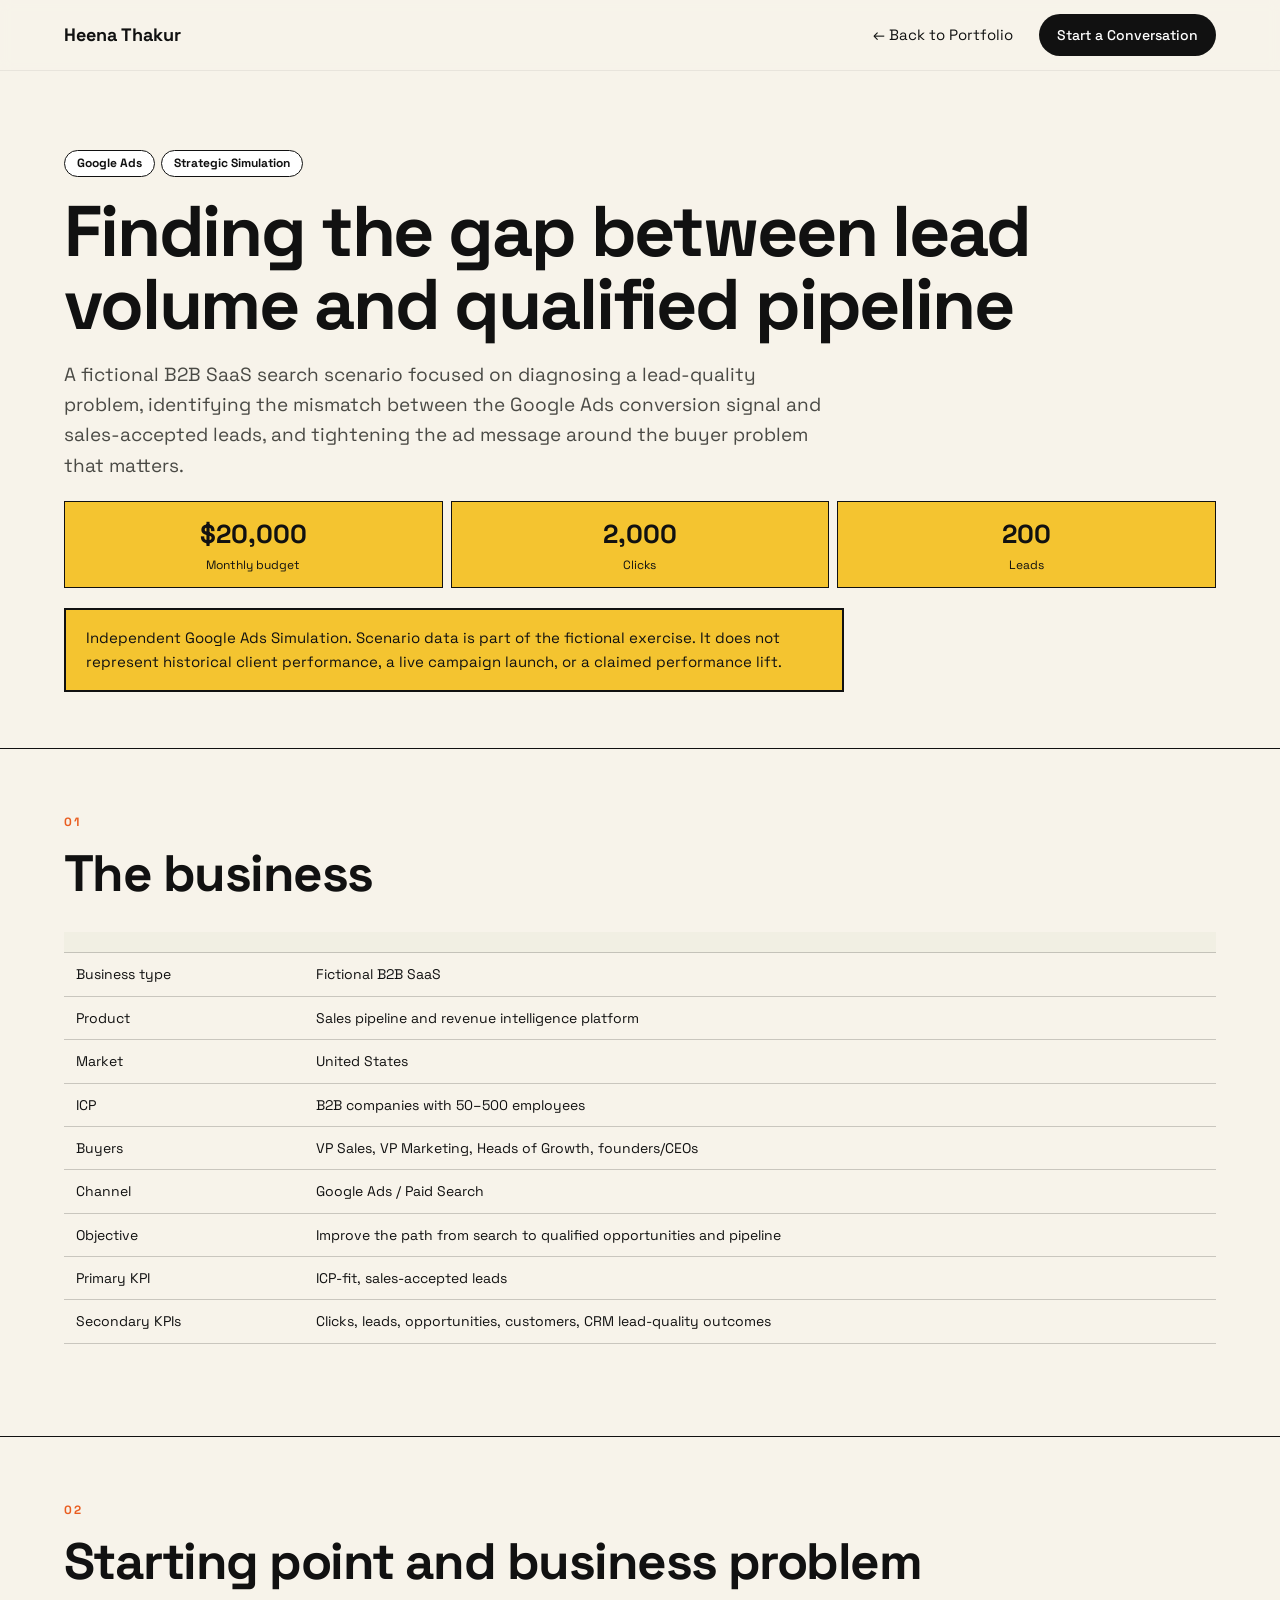
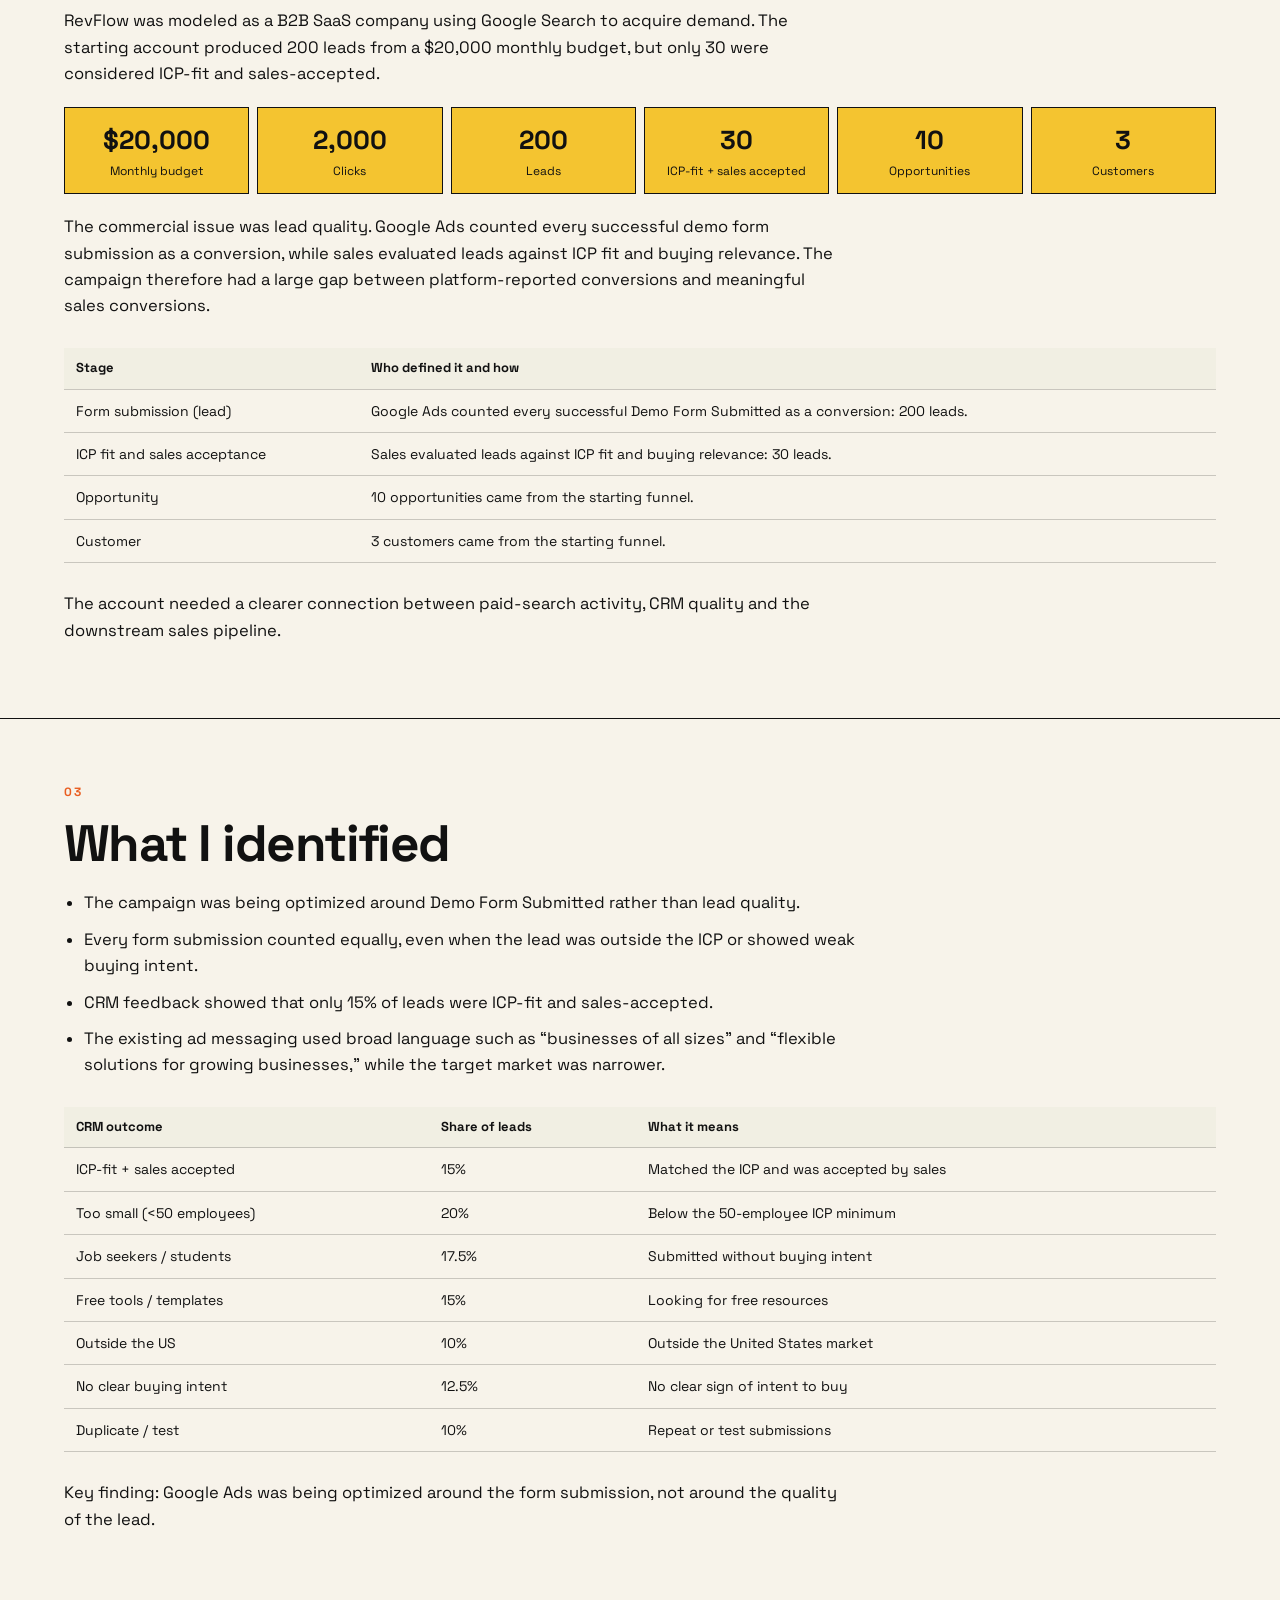
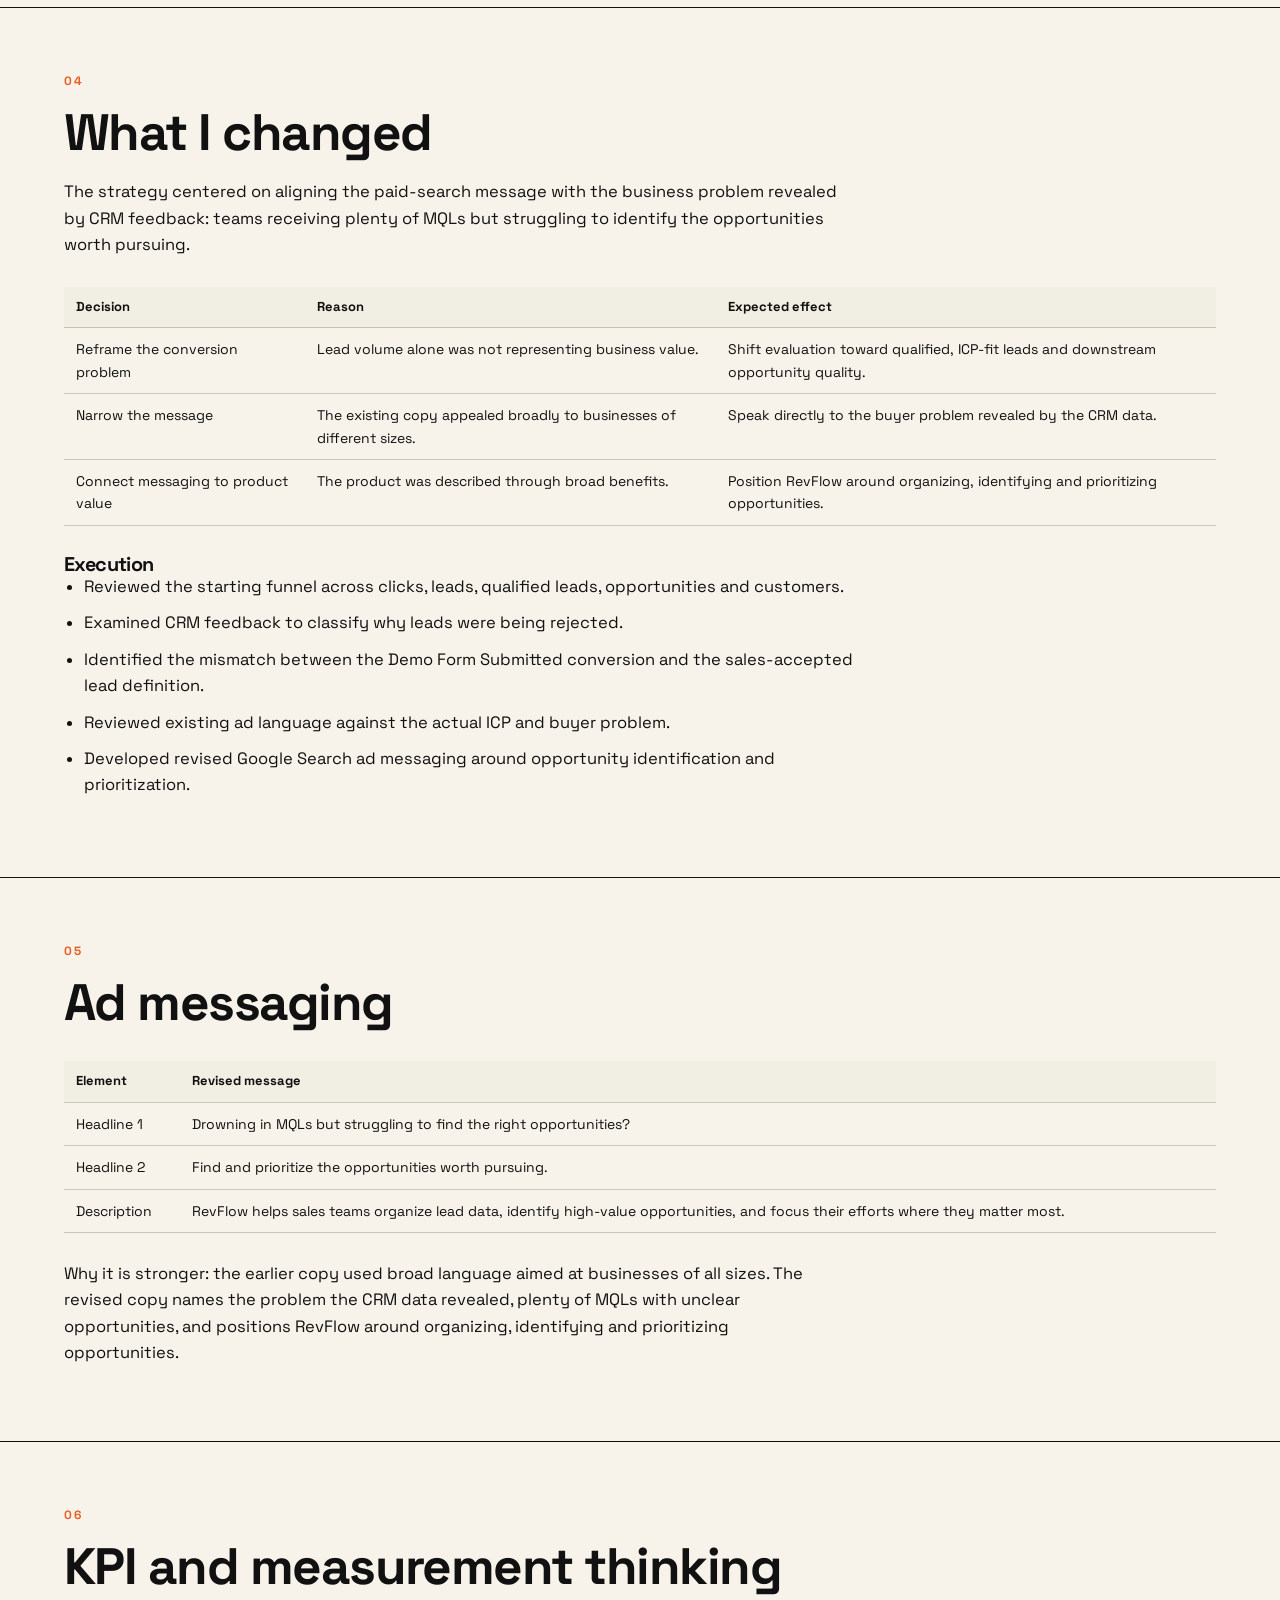
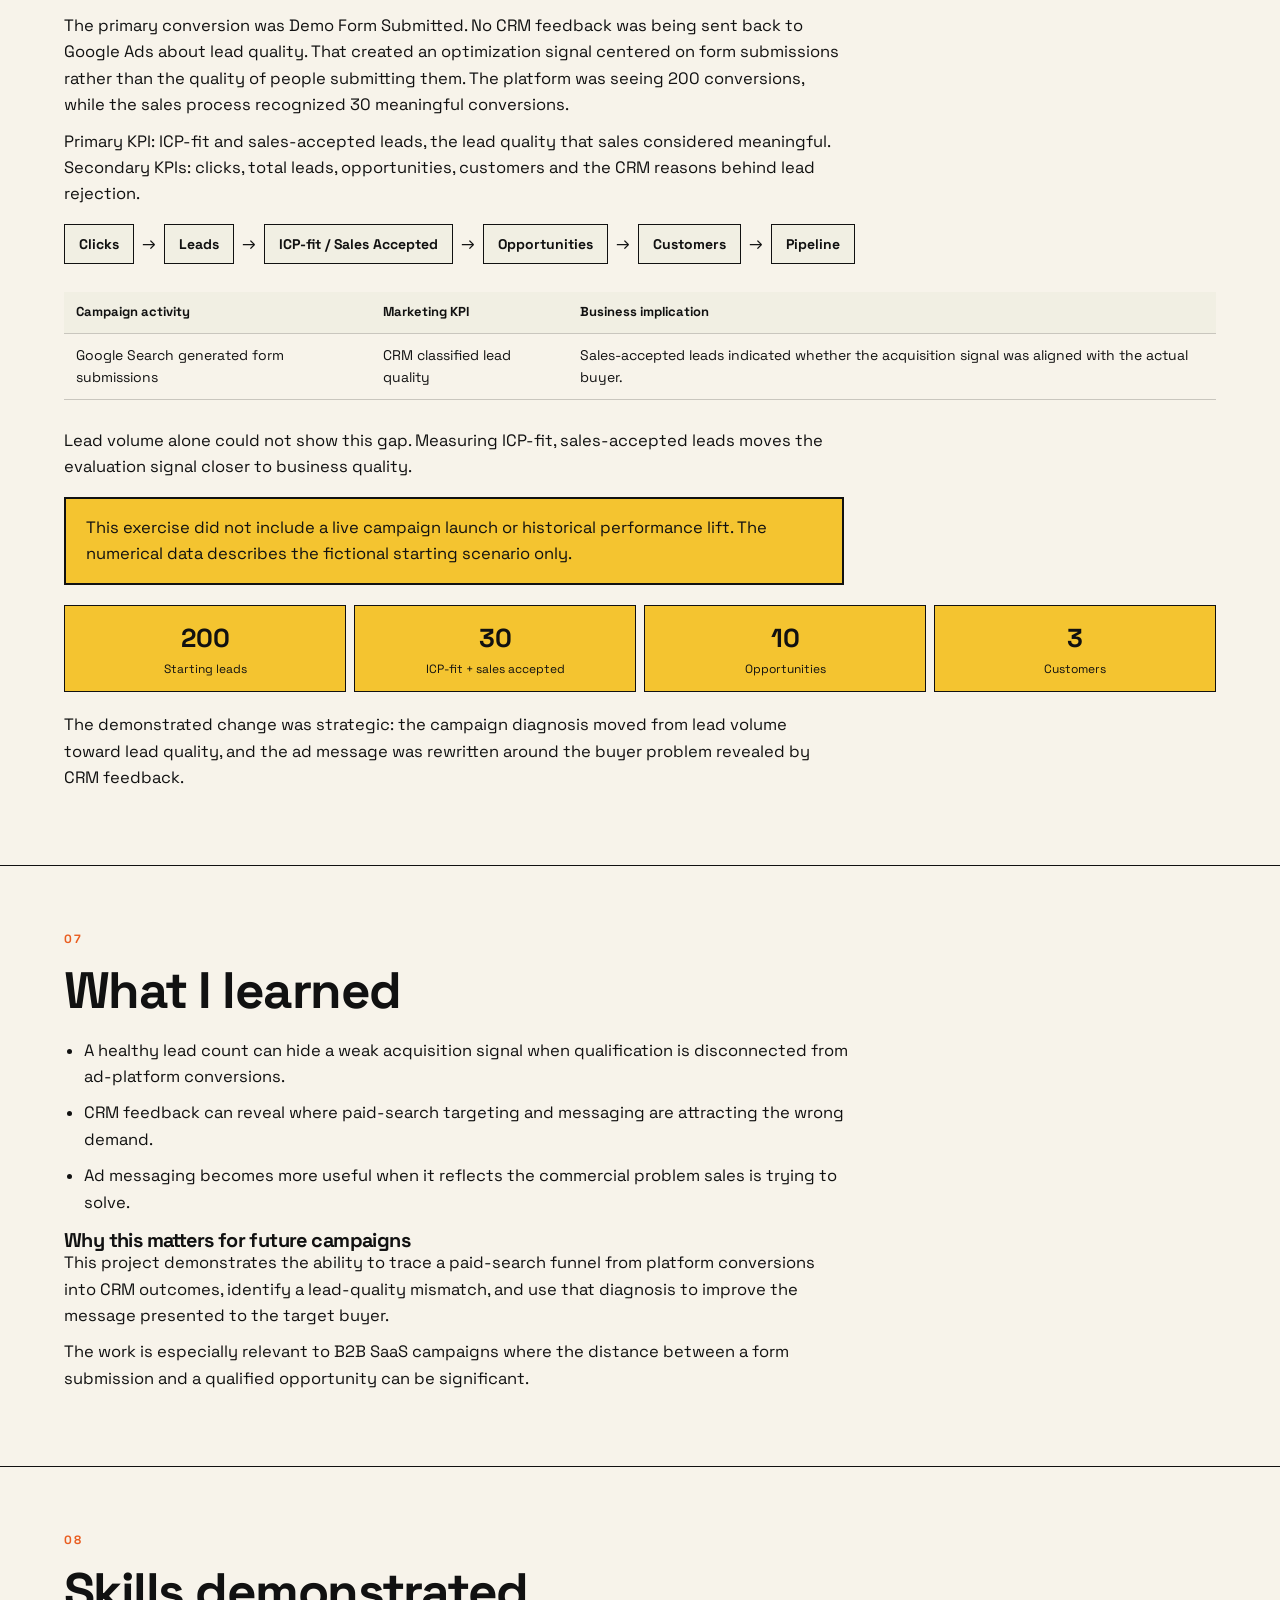
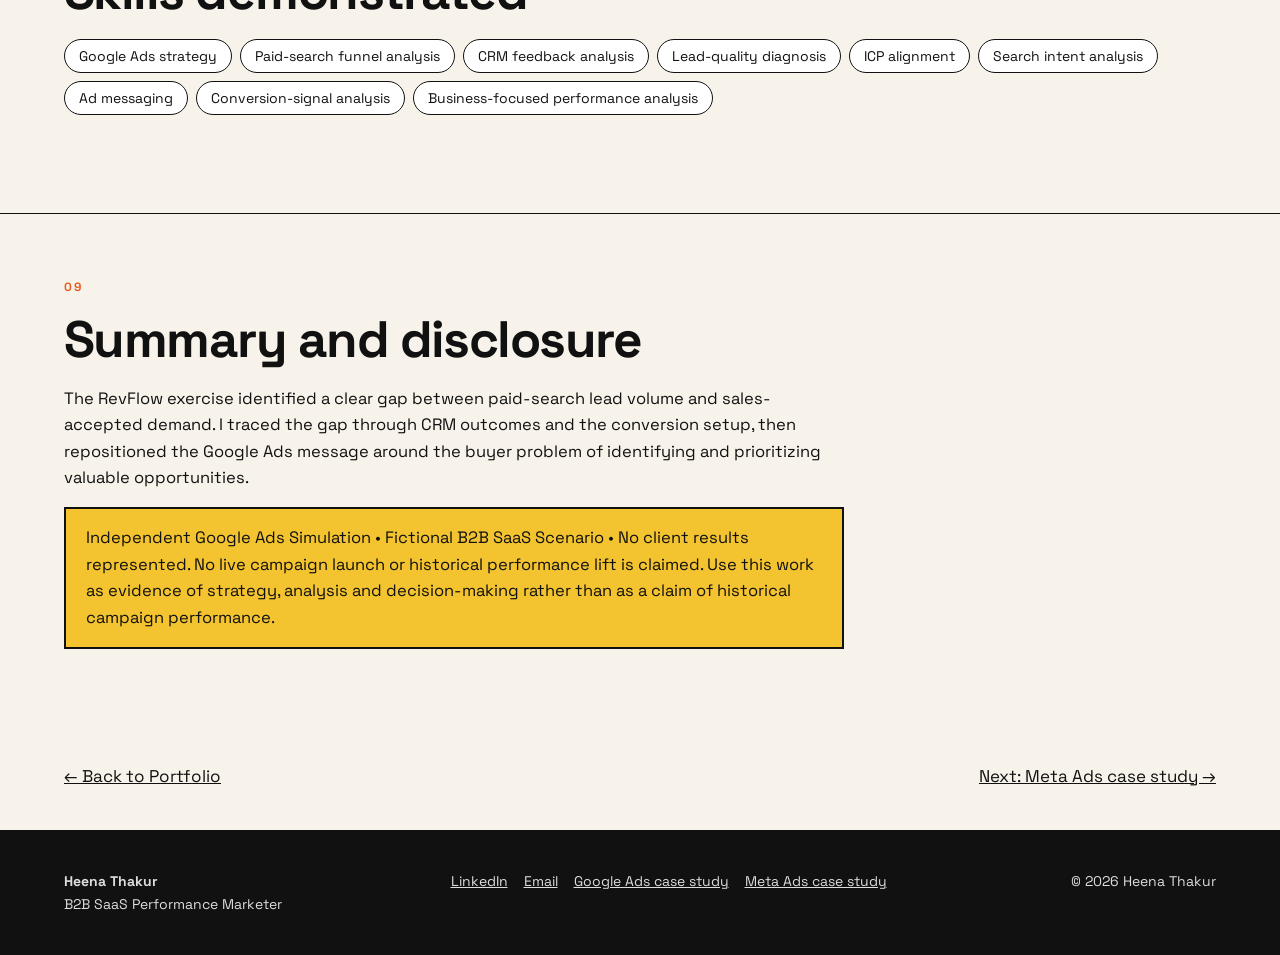
<file: case-studies/google-ads.html>
<!DOCTYPE html><html lang="en"><head><meta charset="utf-8"><meta name="viewport" content="width=device-width, initial-scale=1, viewport-fit=cover"><title>Google Ads Case Study: RevFlow — Heena Thakur</title><meta name="description" content="Independent Google Ads simulation: diagnosing the gap between lead volume and qualified pipeline for a fictional B2B SaaS."><meta property="og:title" content="Google Ads Case Study: RevFlow — Heena Thakur"><link rel="preconnect" href="https://fonts.googleapis.com"><link rel="preconnect" href="https://fonts.gstatic.com" crossorigin><link href="https://fonts.googleapis.com/css2?family=Space+Grotesk:wght@400;500;700&family=Instrument+Serif:ital@1&display=swap" rel="stylesheet"><link rel="stylesheet" href="../css/styles.css"></head><body><nav aria-label="Main"><b>Heena Thakur</b><div><a class="bk" href="../index.html#work">← Back to Portfolio</a><a class="btn" href="mailto:thakurheena.in@gmail.com">Start a Conversation</a></div></nav><main><section class="ch"><span class="pill">Google Ads</span><span class="pill">Strategic Simulation</span><h1>Finding the gap between lead volume and qualified pipeline</h1><p class="in">A fictional B2B SaaS search scenario focused on diagnosing a lead-quality problem, identifying the mismatch between the Google Ads conversion signal and sales-accepted leads, and tightening the ad message around the buyer problem that matters.</p><div class="fn"><div><b>$20,000</b>Monthly budget</div><div><b>2,000</b>Clicks</div><div><b>200</b>Leads</div></div><p class="disc">Independent Google Ads Simulation. Scenario data is part of the fictional exercise. It does not represent historical client performance, a live campaign launch, or a claimed performance lift.</p></section><section class="cx"><span class="k">01</span><h2>The business</h2><div class="tbl"><table class="tx "><tr><th></th><th></th></tr><tr><td>Business type</td><td>Fictional B2B SaaS</td></tr><tr><td>Product</td><td>Sales pipeline and revenue intelligence platform</td></tr><tr><td>Market</td><td>United States</td></tr><tr><td>ICP</td><td>B2B companies with 50–500 employees</td></tr><tr><td>Buyers</td><td>VP Sales, VP Marketing, Heads of Growth, founders/CEOs</td></tr><tr><td>Channel</td><td>Google Ads / Paid Search</td></tr><tr><td>Objective</td><td>Improve the path from search to qualified opportunities and pipeline</td></tr><tr><td>Primary KPI</td><td>ICP-fit, sales-accepted leads</td></tr><tr><td>Secondary KPIs</td><td>Clicks, leads, opportunities, customers, CRM lead-quality outcomes</td></tr></table></div></section><section class="cx"><span class="k">02</span><h2>Starting point and business problem</h2><p>RevFlow was modeled as a B2B SaaS company using Google Search to acquire demand. The starting account produced 200 leads from a $20,000 monthly budget, but only 30 were considered ICP-fit and sales-accepted.</p><div class="fn"><div><b>$20,000</b>Monthly budget</div><div><b>2,000</b>Clicks</div><div><b>200</b>Leads</div><div><b>30</b>ICP-fit + sales accepted</div><div><b>10</b>Opportunities</div><div><b>3</b>Customers</div></div><p>The commercial issue was lead quality. Google Ads counted every successful demo form submission as a conversion, while sales evaluated leads against ICP fit and buying relevance. The campaign therefore had a large gap between platform-reported conversions and meaningful sales conversions.</p><div class="tbl"><table class="tx "><tr><th>Stage</th><th>Who defined it and how</th></tr><tr><td>Form submission (lead)</td><td>Google Ads counted every successful Demo Form Submitted as a conversion: 200 leads.</td></tr><tr><td>ICP fit and sales acceptance</td><td>Sales evaluated leads against ICP fit and buying relevance: 30 leads.</td></tr><tr><td>Opportunity</td><td>10 opportunities came from the starting funnel.</td></tr><tr><td>Customer</td><td>3 customers came from the starting funnel.</td></tr></table></div><p>The account needed a clearer connection between paid-search activity, CRM quality and the downstream sales pipeline.</p></section><section class="cx"><span class="k">03</span><h2>What I identified</h2><ul><li>The campaign was being optimized around Demo Form Submitted rather than lead quality.</li><li>Every form submission counted equally, even when the lead was outside the ICP or showed weak buying intent.</li><li>CRM feedback showed that only 15% of leads were ICP-fit and sales-accepted.</li><li>The existing ad messaging used broad language such as “businesses of all sizes” and “flexible solutions for growing businesses,” while the target market was narrower.</li></ul><div class="tbl"><table class="tx "><tr><th>CRM outcome</th><th>Share of leads</th><th>What it means</th></tr><tr><td>ICP-fit + sales accepted</td><td>15%</td><td>Matched the ICP and was accepted by sales</td></tr><tr><td>Too small (&lt;50 employees)</td><td>20%</td><td>Below the 50-employee ICP minimum</td></tr><tr><td>Job seekers / students</td><td>17.5%</td><td>Submitted without buying intent</td></tr><tr><td>Free tools / templates</td><td>15%</td><td>Looking for free resources</td></tr><tr><td>Outside the US</td><td>10%</td><td>Outside the United States market</td></tr><tr><td>No clear buying intent</td><td>12.5%</td><td>No clear sign of intent to buy</td></tr><tr><td>Duplicate / test</td><td>10%</td><td>Repeat or test submissions</td></tr></table></div><p>Key finding: Google Ads was being optimized around the form submission, not around the quality of the lead.</p></section><section class="cx"><span class="k">04</span><h2>What I changed</h2><p>The strategy centered on aligning the paid-search message with the business problem revealed by CRM feedback: teams receiving plenty of MQLs but struggling to identify the opportunities worth pursuing.</p><div class="tbl"><table class="tx "><tr><th>Decision</th><th>Reason</th><th>Expected effect</th></tr><tr><td>Reframe the conversion problem</td><td>Lead volume alone was not representing business value.</td><td>Shift evaluation toward qualified, ICP-fit leads and downstream opportunity quality.</td></tr><tr><td>Narrow the message</td><td>The existing copy appealed broadly to businesses of different sizes.</td><td>Speak directly to the buyer problem revealed by the CRM data.</td></tr><tr><td>Connect messaging to product value</td><td>The product was described through broad benefits.</td><td>Position RevFlow around organizing, identifying and prioritizing opportunities.</td></tr></table></div><h3>Execution</h3><ul><li>Reviewed the starting funnel across clicks, leads, qualified leads, opportunities and customers.</li><li>Examined CRM feedback to classify why leads were being rejected.</li><li>Identified the mismatch between the Demo Form Submitted conversion and the sales-accepted lead definition.</li><li>Reviewed existing ad language against the actual ICP and buyer problem.</li><li>Developed revised Google Search ad messaging around opportunity identification and prioritization.</li></ul></section><section class="cx"><span class="k">05</span><h2>Ad messaging</h2><div class="tbl"><table class="tx "><tr><th>Element</th><th>Revised message</th></tr><tr><td>Headline 1</td><td>Drowning in MQLs but struggling to find the right opportunities?</td></tr><tr><td>Headline 2</td><td>Find and prioritize the opportunities worth pursuing.</td></tr><tr><td>Description</td><td>RevFlow helps sales teams organize lead data, identify high-value opportunities, and focus their efforts where they matter most.</td></tr></table></div><p>Why it is stronger: the earlier copy used broad language aimed at businesses of all sizes. The revised copy names the problem the CRM data revealed, plenty of MQLs with unclear opportunities, and positions RevFlow around organizing, identifying and prioritizing opportunities.</p></section><section class="cx"><span class="k">06</span><h2>KPI and measurement thinking</h2><p>The primary conversion was Demo Form Submitted. No CRM feedback was being sent back to Google Ads about lead quality. That created an optimization signal centered on form submissions rather than the quality of people submitting them. The platform was seeing 200 conversions, while the sales process recognized 30 meaningful conversions.</p><p>Primary KPI: ICP-fit and sales-accepted leads, the lead quality that sales considered meaningful. Secondary KPIs: clicks, total leads, opportunities, customers and the CRM reasons behind lead rejection.</p><div class="flow"><span>Clicks</span><i>→</i><span>Leads</span><i>→</i><span>ICP-fit / Sales Accepted</span><i>→</i><span>Opportunities</span><i>→</i><span>Customers</span><i>→</i><span>Pipeline</span></div><div class="tbl"><table class="tx "><tr><th>Campaign activity</th><th>Marketing KPI</th><th>Business implication</th></tr><tr><td>Google Search generated form submissions</td><td>CRM classified lead quality</td><td>Sales-accepted leads indicated whether the acquisition signal was aligned with the actual buyer.</td></tr></table></div><p>Lead volume alone could not show this gap. Measuring ICP-fit, sales-accepted leads moves the evaluation signal closer to business quality.</p><p class="disc">This exercise did not include a live campaign launch or historical performance lift. The numerical data describes the fictional starting scenario only.</p><div class="fn"><div><b>200</b>Starting leads</div><div><b>30</b>ICP-fit + sales accepted</div><div><b>10</b>Opportunities</div><div><b>3</b>Customers</div></div><p>The demonstrated change was strategic: the campaign diagnosis moved from lead volume toward lead quality, and the ad message was rewritten around the buyer problem revealed by CRM feedback.</p></section><section class="cx"><span class="k">07</span><h2>What I learned</h2><ul><li>A healthy lead count can hide a weak acquisition signal when qualification is disconnected from ad-platform conversions.</li><li>CRM feedback can reveal where paid-search targeting and messaging are attracting the wrong demand.</li><li>Ad messaging becomes more useful when it reflects the commercial problem sales is trying to solve.</li></ul><h3>Why this matters for future campaigns</h3><p>This project demonstrates the ability to trace a paid-search funnel from platform conversions into CRM outcomes, identify a lead-quality mismatch, and use that diagnosis to improve the message presented to the target buyer.</p><p>The work is especially relevant to B2B SaaS campaigns where the distance between a form submission and a qualified opportunity can be significant.</p></section><section class="cx"><span class="k">08</span><h2>Skills demonstrated</h2><div class="chips"><span>Google Ads strategy</span><span>Paid-search funnel analysis</span><span>CRM feedback analysis</span><span>Lead-quality diagnosis</span><span>ICP alignment</span><span>Search intent analysis</span><span>Ad messaging</span><span>Conversion-signal analysis</span><span>Business-focused performance analysis</span></div></section><section class="cx"><span class="k">09</span><h2>Summary and disclosure</h2><p>The RevFlow exercise identified a clear gap between paid-search lead volume and sales-accepted demand. I traced the gap through CRM outcomes and the conversion setup, then repositioned the Google Ads message around the buyer problem of identifying and prioritizing valuable opportunities.</p><p class="disc">Independent Google Ads Simulation • Fictional B2B SaaS Scenario • No client results represented. No live campaign launch or historical performance lift is claimed. Use this work as evidence of strategy, analysis and decision-making rather than as a claim of historical campaign performance.</p></section></main><div class="nx"><a href="../index.html#work">← Back to Portfolio</a><a href="meta-ads.html">Next: Meta Ads case study →</a></div><footer><div><b>Heena Thakur</b><br>B2B SaaS Performance Marketer</div><div><a href="https://www.linkedin.com/in/heenathakurseo/" target="_blank" rel="noopener">LinkedIn</a><a href="mailto:thakurheena.in@gmail.com">Email</a><a href="google-ads.html">Google Ads case study</a><a href="meta-ads.html">Meta Ads case study</a></div><div>© 2026 Heena Thakur</div></footer></body></html>
</file>
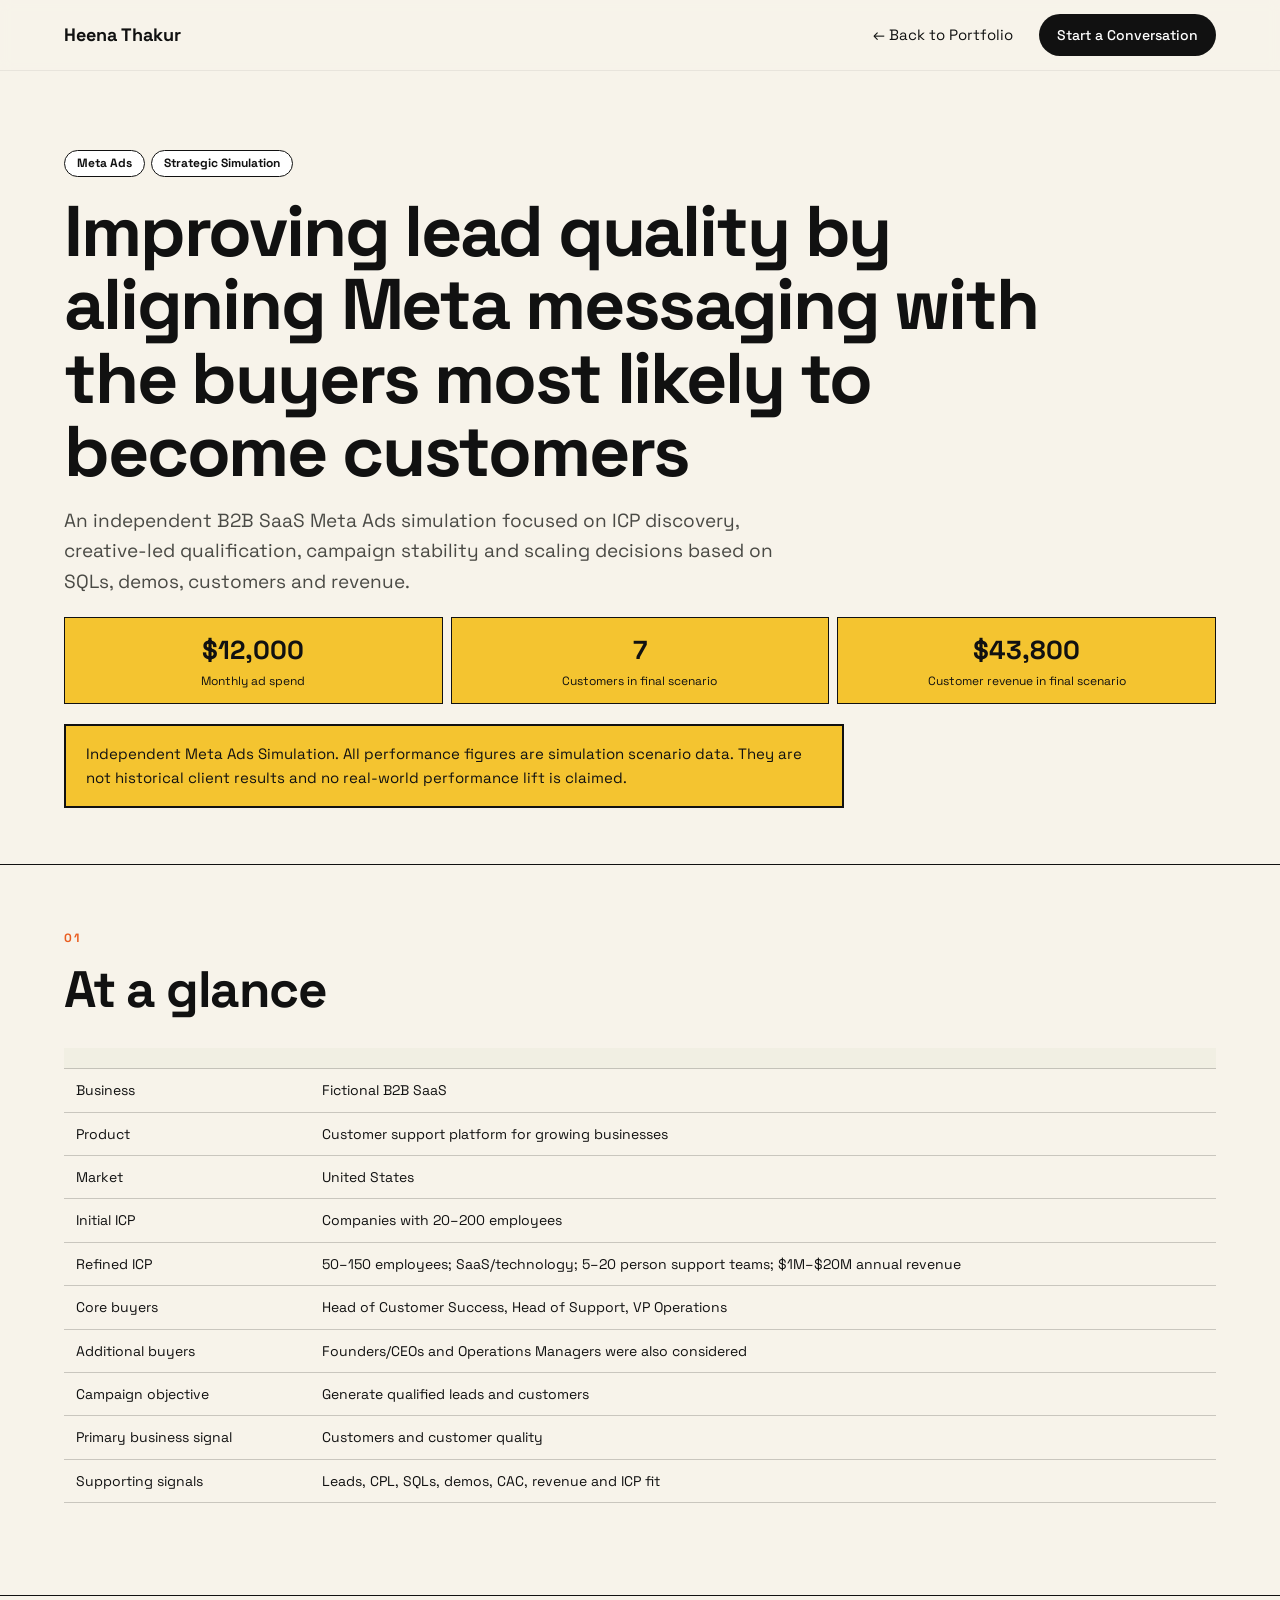
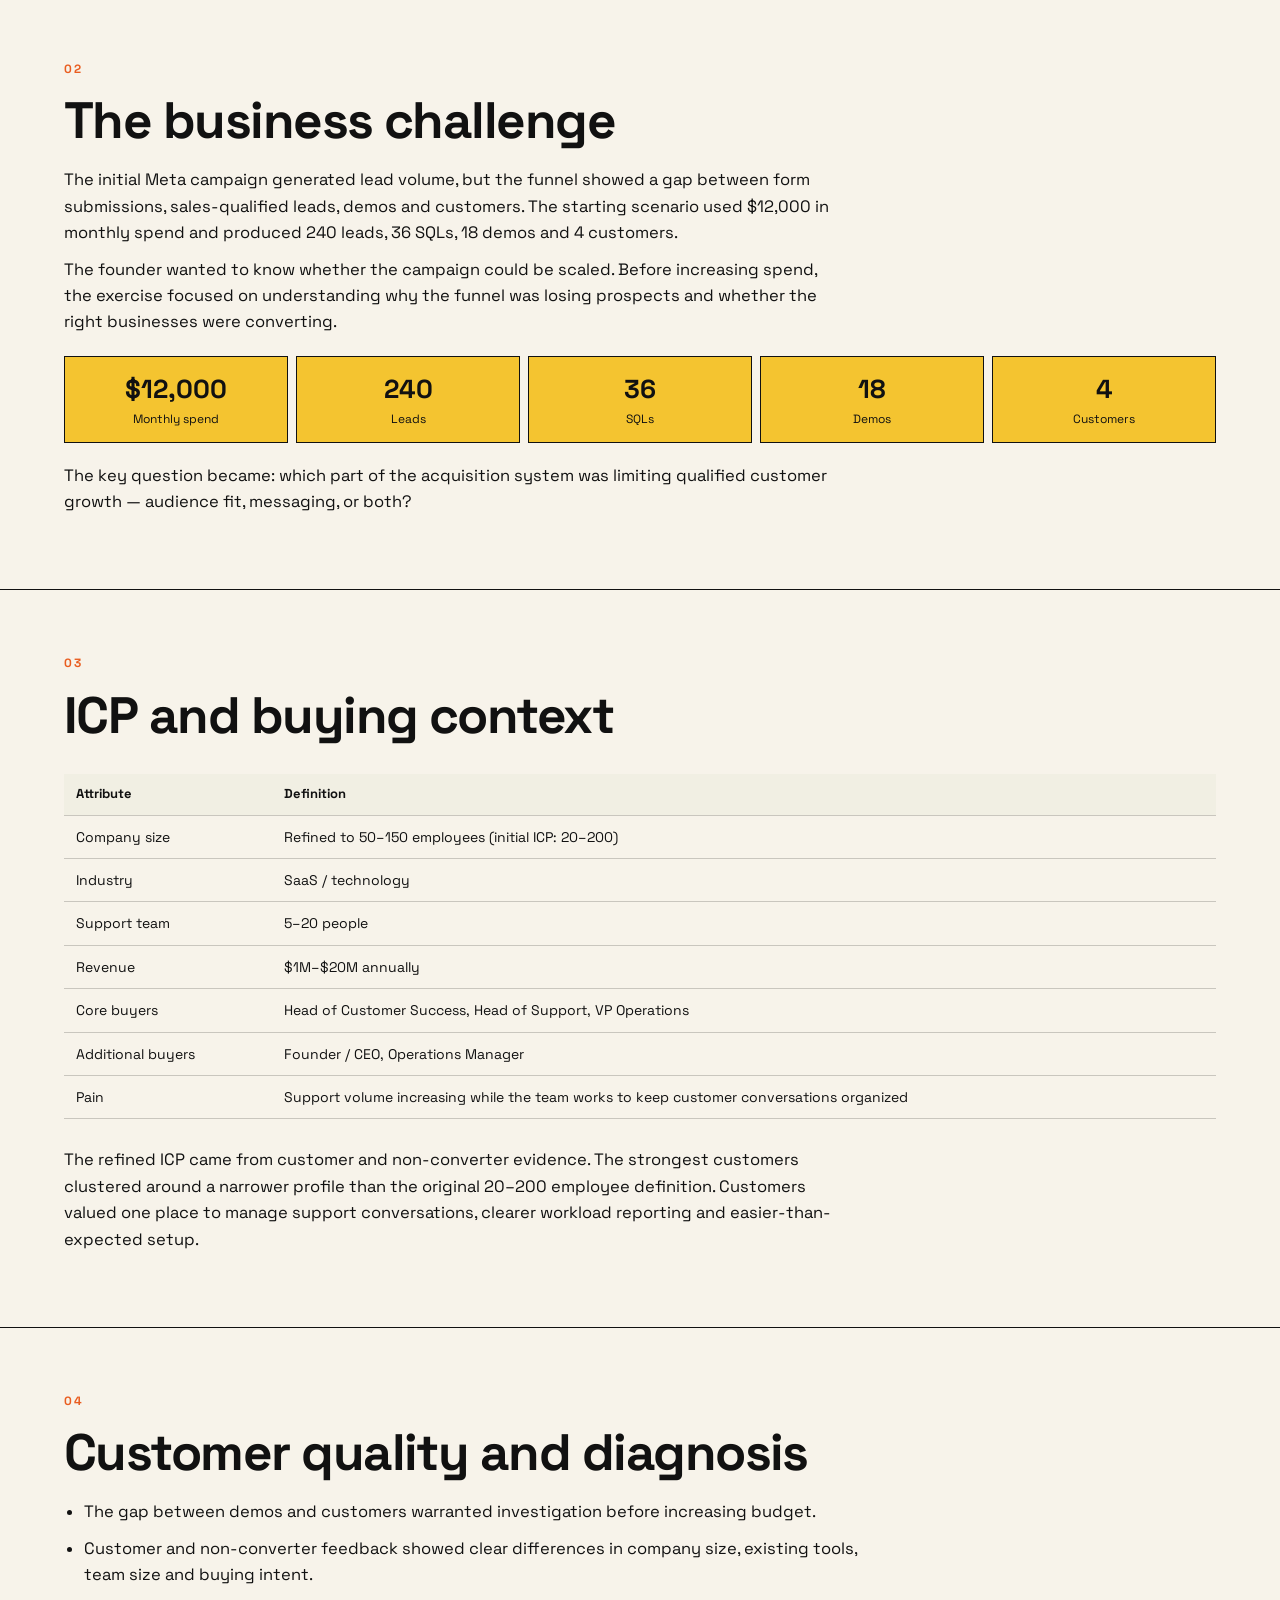
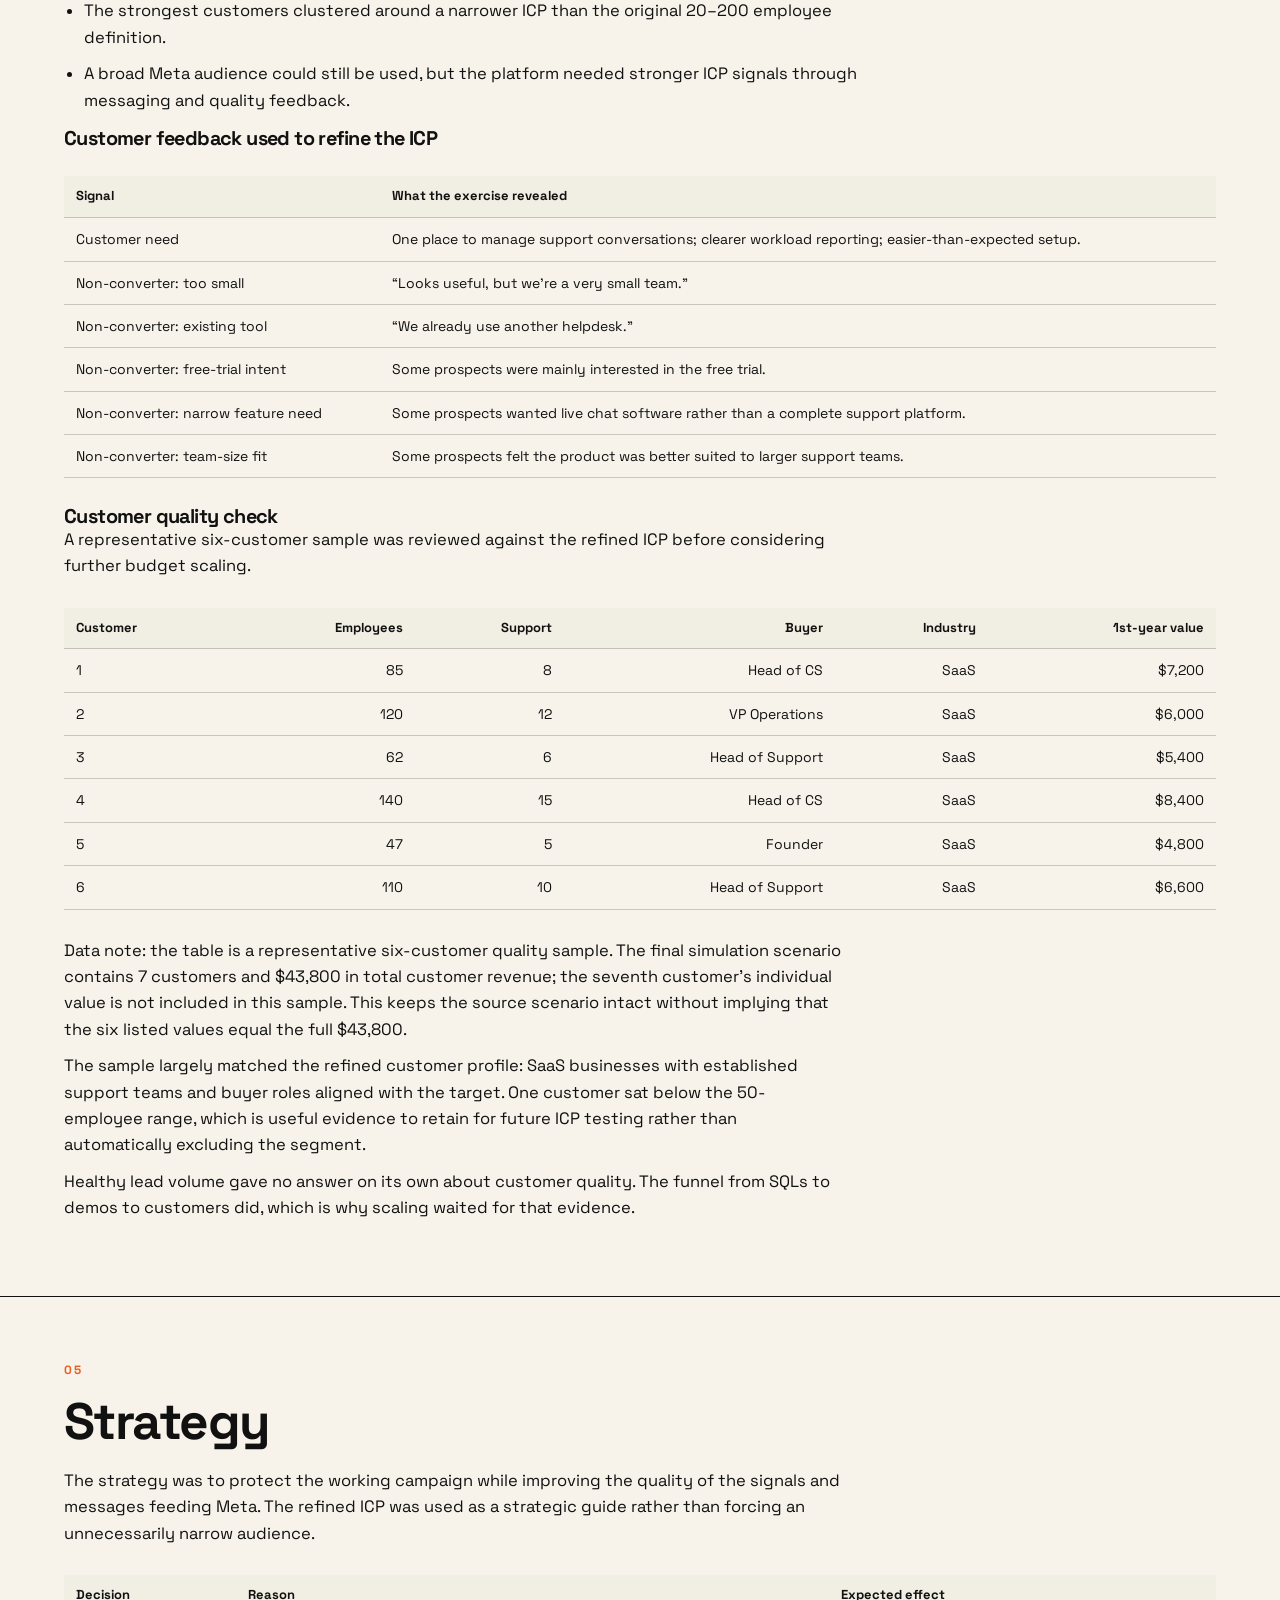
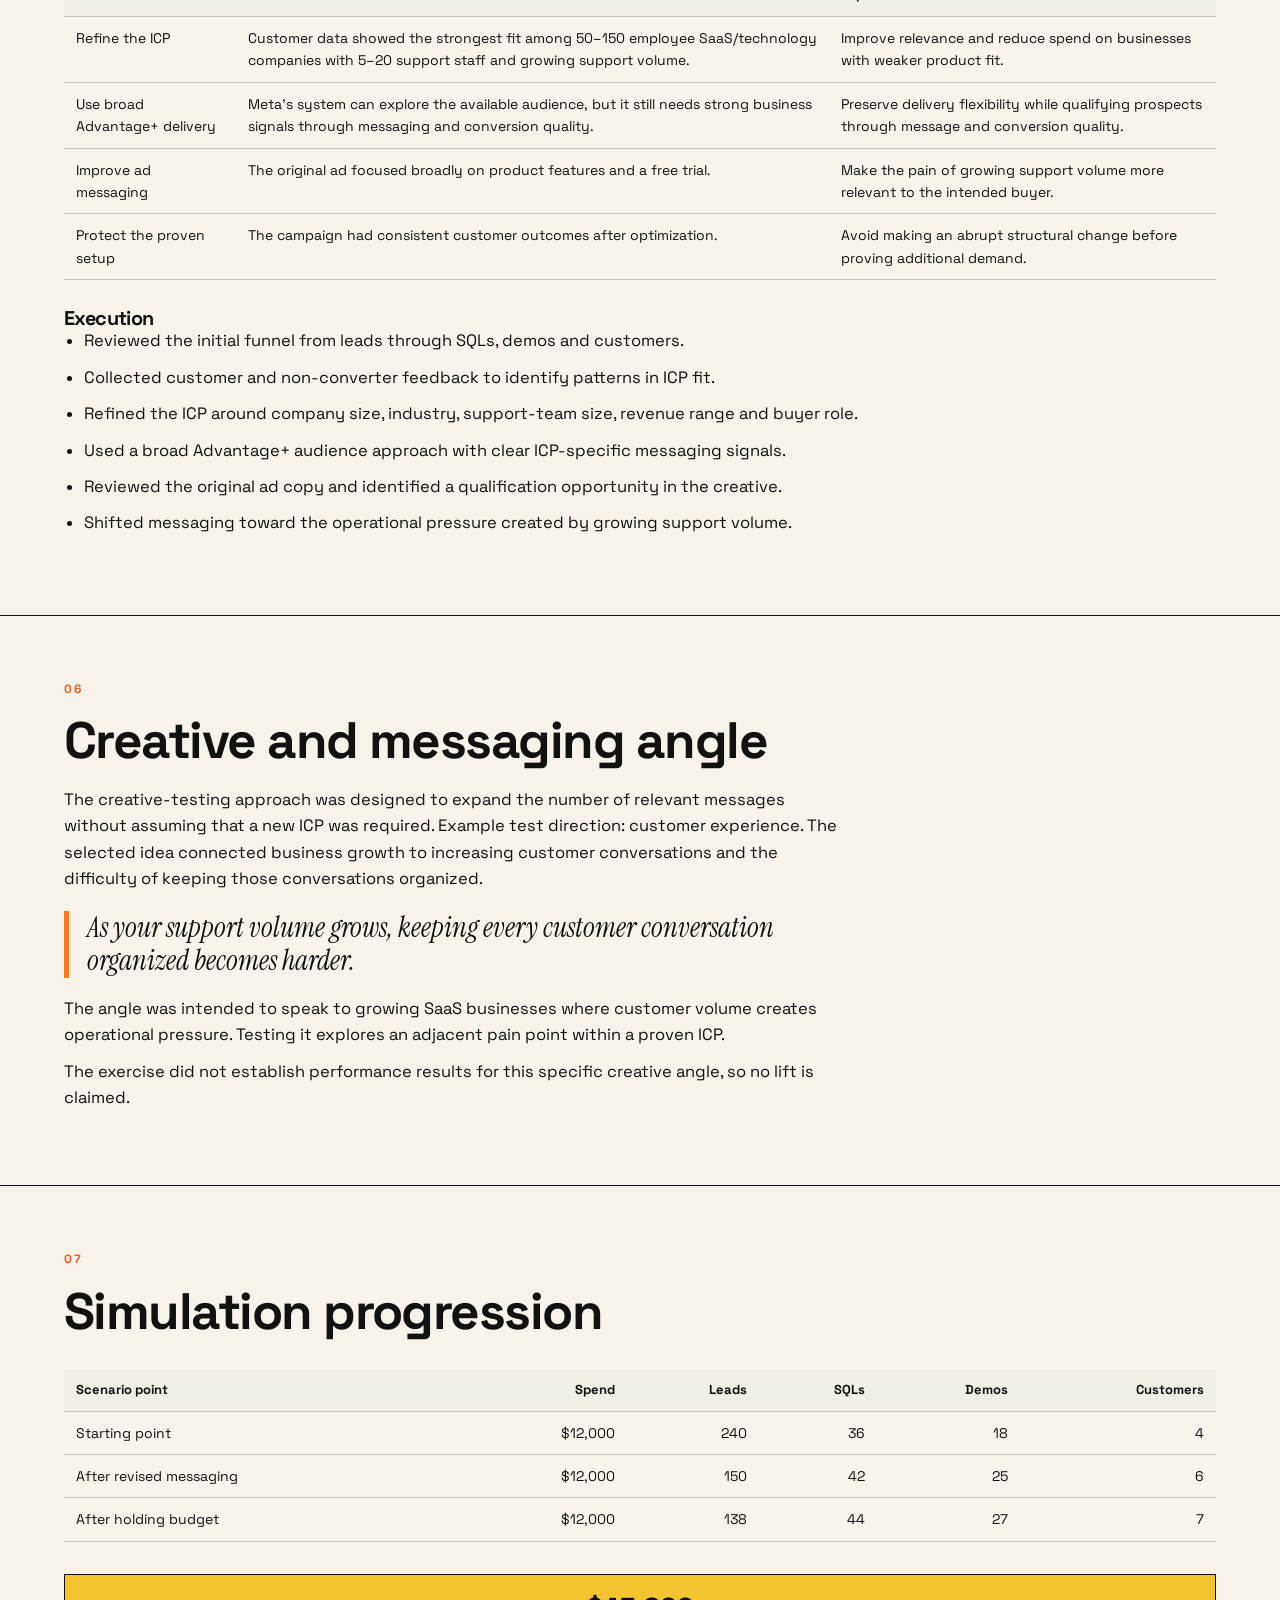
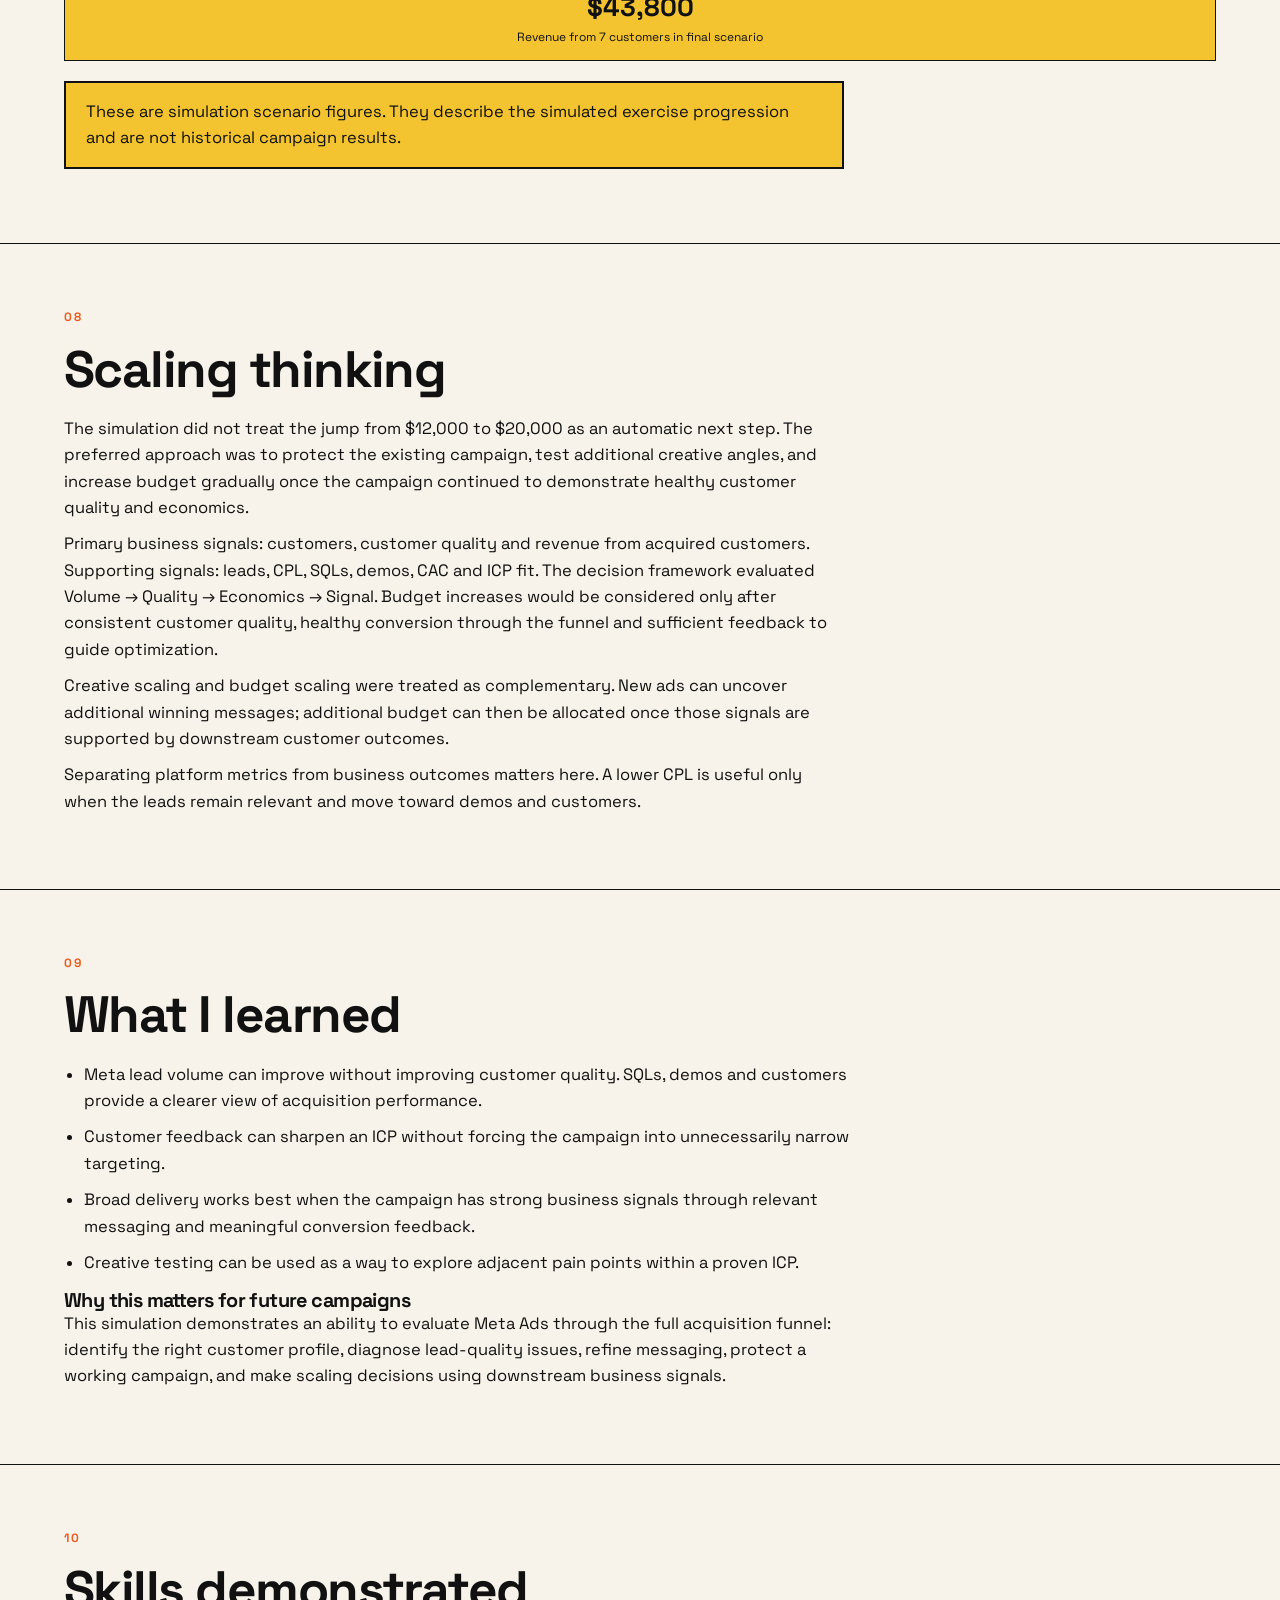
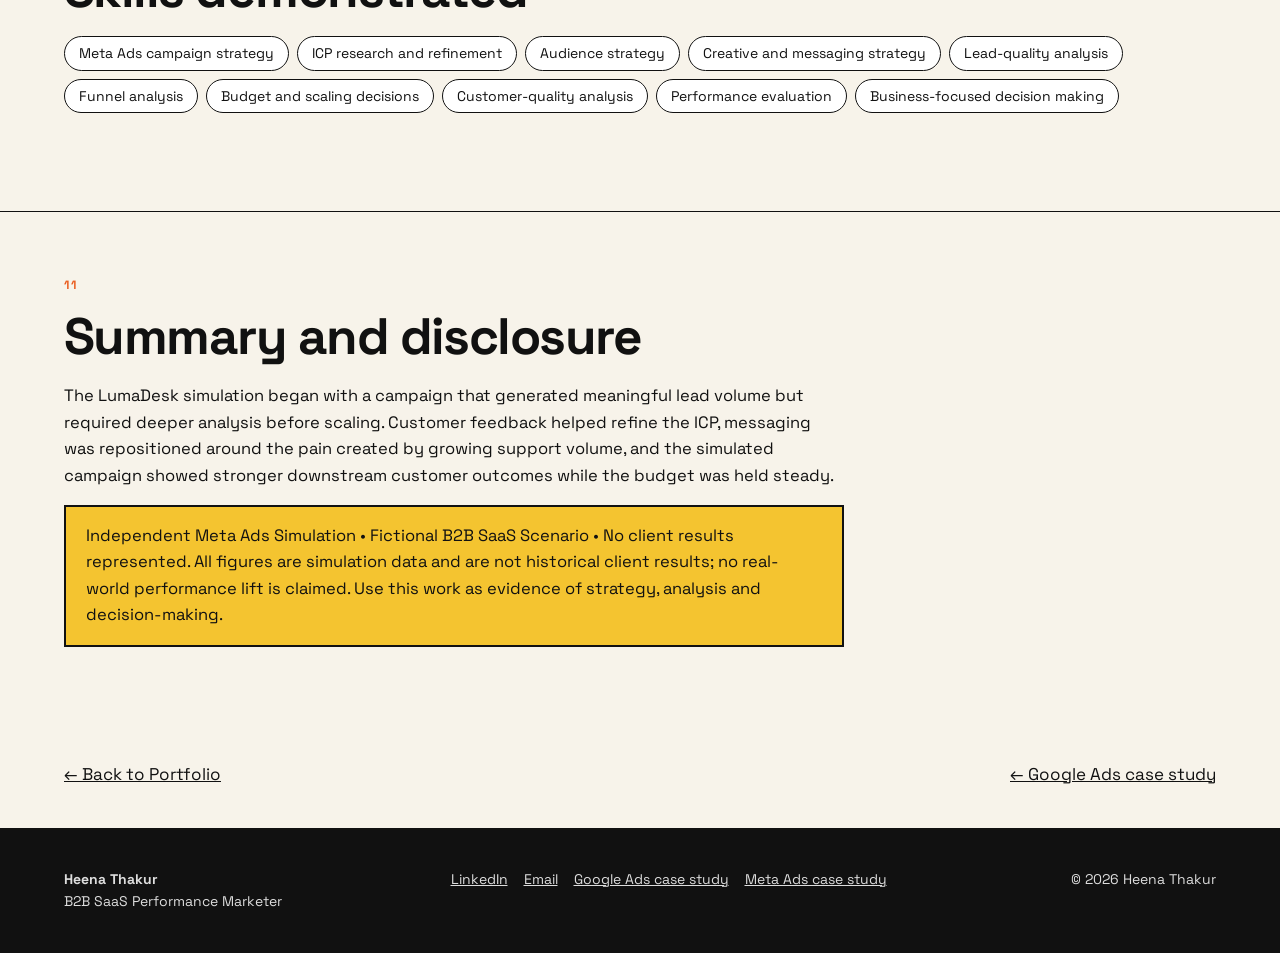
<file: case-studies/meta-ads.html>
<!DOCTYPE html><html lang="en"><head><meta charset="utf-8"><meta name="viewport" content="width=device-width, initial-scale=1, viewport-fit=cover"><title>Meta Ads Case Study: LumaDesk — Heena Thakur</title><meta name="description" content="Independent Meta Ads simulation: aligning messaging with the buyers most likely to become customers for a fictional B2B SaaS."><meta property="og:title" content="Meta Ads Case Study: LumaDesk — Heena Thakur"><link rel="preconnect" href="https://fonts.googleapis.com"><link rel="preconnect" href="https://fonts.gstatic.com" crossorigin><link href="https://fonts.googleapis.com/css2?family=Space+Grotesk:wght@400;500;700&family=Instrument+Serif:ital@1&display=swap" rel="stylesheet"><link rel="stylesheet" href="../css/styles.css"></head><body><nav aria-label="Main"><b>Heena Thakur</b><div><a class="bk" href="../index.html#work">← Back to Portfolio</a><a class="btn" href="mailto:thakurheena.in@gmail.com">Start a Conversation</a></div></nav><main><section class="ch"><span class="pill">Meta Ads</span><span class="pill">Strategic Simulation</span><h1>Improving lead quality by aligning Meta messaging with the buyers most likely to become customers</h1><p class="in">An independent B2B SaaS Meta Ads simulation focused on ICP discovery, creative-led qualification, campaign stability and scaling decisions based on SQLs, demos, customers and revenue.</p><div class="fn"><div><b>$12,000</b>Monthly ad spend</div><div><b>7</b>Customers in final scenario</div><div><b>$43,800</b>Customer revenue in final scenario</div></div><p class="disc">Independent Meta Ads Simulation. All performance figures are simulation scenario data. They are not historical client results and no real-world performance lift is claimed.</p></section><section class="cx"><span class="k">01</span><h2>At a glance</h2><div class="tbl"><table class="tx "><tr><th></th><th></th></tr><tr><td>Business</td><td>Fictional B2B SaaS</td></tr><tr><td>Product</td><td>Customer support platform for growing businesses</td></tr><tr><td>Market</td><td>United States</td></tr><tr><td>Initial ICP</td><td>Companies with 20–200 employees</td></tr><tr><td>Refined ICP</td><td>50–150 employees; SaaS/technology; 5–20 person support teams; $1M–$20M annual revenue</td></tr><tr><td>Core buyers</td><td>Head of Customer Success, Head of Support, VP Operations</td></tr><tr><td>Additional buyers</td><td>Founders/CEOs and Operations Managers were also considered</td></tr><tr><td>Campaign objective</td><td>Generate qualified leads and customers</td></tr><tr><td>Primary business signal</td><td>Customers and customer quality</td></tr><tr><td>Supporting signals</td><td>Leads, CPL, SQLs, demos, CAC, revenue and ICP fit</td></tr></table></div></section><section class="cx"><span class="k">02</span><h2>The business challenge</h2><p>The initial Meta campaign generated lead volume, but the funnel showed a gap between form submissions, sales-qualified leads, demos and customers. The starting scenario used $12,000 in monthly spend and produced 240 leads, 36 SQLs, 18 demos and 4 customers.</p><p>The founder wanted to know whether the campaign could be scaled. Before increasing spend, the exercise focused on understanding why the funnel was losing prospects and whether the right businesses were converting.</p><div class="fn"><div><b>$12,000</b>Monthly spend</div><div><b>240</b>Leads</div><div><b>36</b>SQLs</div><div><b>18</b>Demos</div><div><b>4</b>Customers</div></div><p>The key question became: which part of the acquisition system was limiting qualified customer growth — audience fit, messaging, or both?</p></section><section class="cx"><span class="k">03</span><h2>ICP and buying context</h2><div class="tbl"><table class="tx "><tr><th>Attribute</th><th>Definition</th></tr><tr><td>Company size</td><td>Refined to 50–150 employees (initial ICP: 20–200)</td></tr><tr><td>Industry</td><td>SaaS / technology</td></tr><tr><td>Support team</td><td>5–20 people</td></tr><tr><td>Revenue</td><td>$1M–$20M annually</td></tr><tr><td>Core buyers</td><td>Head of Customer Success, Head of Support, VP Operations</td></tr><tr><td>Additional buyers</td><td>Founder / CEO, Operations Manager</td></tr><tr><td>Pain</td><td>Support volume increasing while the team works to keep customer conversations organized</td></tr></table></div><p>The refined ICP came from customer and non-converter evidence. The strongest customers clustered around a narrower profile than the original 20–200 employee definition. Customers valued one place to manage support conversations, clearer workload reporting and easier-than-expected setup.</p></section><section class="cx"><span class="k">04</span><h2>Customer quality and diagnosis</h2><ul><li>The gap between demos and customers warranted investigation before increasing budget.</li><li>Customer and non-converter feedback showed clear differences in company size, existing tools, team size and buying intent.</li><li>The strongest customers clustered around a narrower ICP than the original 20–200 employee definition.</li><li>A broad Meta audience could still be used, but the platform needed stronger ICP signals through messaging and quality feedback.</li></ul><h3>Customer feedback used to refine the ICP</h3><div class="tbl"><table class="tx "><tr><th>Signal</th><th>What the exercise revealed</th></tr><tr><td>Customer need</td><td>One place to manage support conversations; clearer workload reporting; easier-than-expected setup.</td></tr><tr><td>Non-converter: too small</td><td>“Looks useful, but we’re a very small team.”</td></tr><tr><td>Non-converter: existing tool</td><td>“We already use another helpdesk.”</td></tr><tr><td>Non-converter: free-trial intent</td><td>Some prospects were mainly interested in the free trial.</td></tr><tr><td>Non-converter: narrow feature need</td><td>Some prospects wanted live chat software rather than a complete support platform.</td></tr><tr><td>Non-converter: team-size fit</td><td>Some prospects felt the product was better suited to larger support teams.</td></tr></table></div><h3>Customer quality check</h3><p>A representative six-customer sample was reviewed against the refined ICP before considering further budget scaling.</p><div class="tbl"><table class="tx num"><tr><th>Customer</th><th>Employees</th><th>Support</th><th>Buyer</th><th>Industry</th><th>1st-year value</th></tr><tr><td>1</td><td>85</td><td>8</td><td>Head of CS</td><td>SaaS</td><td>$7,200</td></tr><tr><td>2</td><td>120</td><td>12</td><td>VP Operations</td><td>SaaS</td><td>$6,000</td></tr><tr><td>3</td><td>62</td><td>6</td><td>Head of Support</td><td>SaaS</td><td>$5,400</td></tr><tr><td>4</td><td>140</td><td>15</td><td>Head of CS</td><td>SaaS</td><td>$8,400</td></tr><tr><td>5</td><td>47</td><td>5</td><td>Founder</td><td>SaaS</td><td>$4,800</td></tr><tr><td>6</td><td>110</td><td>10</td><td>Head of Support</td><td>SaaS</td><td>$6,600</td></tr></table></div><p>Data note: the table is a representative six-customer quality sample. The final simulation scenario contains 7 customers and $43,800 in total customer revenue; the seventh customer’s individual value is not included in this sample. This keeps the source scenario intact without implying that the six listed values equal the full $43,800.</p><p>The sample largely matched the refined customer profile: SaaS businesses with established support teams and buyer roles aligned with the target. One customer sat below the 50-employee range, which is useful evidence to retain for future ICP testing rather than automatically excluding the segment.</p><p>Healthy lead volume gave no answer on its own about customer quality. The funnel from SQLs to demos to customers did, which is why scaling waited for that evidence.</p></section><section class="cx"><span class="k">05</span><h2>Strategy</h2><p>The strategy was to protect the working campaign while improving the quality of the signals and messages feeding Meta. The refined ICP was used as a strategic guide rather than forcing an unnecessarily narrow audience.</p><div class="tbl"><table class="tx "><tr><th>Decision</th><th>Reason</th><th>Expected effect</th></tr><tr><td>Refine the ICP</td><td>Customer data showed the strongest fit among 50–150 employee SaaS/technology companies with 5–20 support staff and growing support volume.</td><td>Improve relevance and reduce spend on businesses with weaker product fit.</td></tr><tr><td>Use broad Advantage+ delivery</td><td>Meta’s system can explore the available audience, but it still needs strong business signals through messaging and conversion quality.</td><td>Preserve delivery flexibility while qualifying prospects through message and conversion quality.</td></tr><tr><td>Improve ad messaging</td><td>The original ad focused broadly on product features and a free trial.</td><td>Make the pain of growing support volume more relevant to the intended buyer.</td></tr><tr><td>Protect the proven setup</td><td>The campaign had consistent customer outcomes after optimization.</td><td>Avoid making an abrupt structural change before proving additional demand.</td></tr></table></div><h3>Execution</h3><ul><li>Reviewed the initial funnel from leads through SQLs, demos and customers.</li><li>Collected customer and non-converter feedback to identify patterns in ICP fit.</li><li>Refined the ICP around company size, industry, support-team size, revenue range and buyer role.</li><li>Used a broad Advantage+ audience approach with clear ICP-specific messaging signals.</li><li>Reviewed the original ad copy and identified a qualification opportunity in the creative.</li><li>Shifted messaging toward the operational pressure created by growing support volume.</li></ul></section><section class="cx"><span class="k">06</span><h2>Creative and messaging angle</h2><p>The creative-testing approach was designed to expand the number of relevant messages without assuming that a new ICP was required. Example test direction: customer experience. The selected idea connected business growth to increasing customer conversations and the difficulty of keeping those conversations organized.</p><blockquote>As your support volume grows, keeping every customer conversation organized becomes harder.</blockquote><p>The angle was intended to speak to growing SaaS businesses where customer volume creates operational pressure. Testing it explores an adjacent pain point within a proven ICP.</p><p>The exercise did not establish performance results for this specific creative angle, so no lift is claimed.</p></section><section class="cx"><span class="k">07</span><h2>Simulation progression</h2><div class="tbl"><table class="tx num"><tr><th>Scenario point</th><th>Spend</th><th>Leads</th><th>SQLs</th><th>Demos</th><th>Customers</th></tr><tr><td>Starting point</td><td>$12,000</td><td>240</td><td>36</td><td>18</td><td>4</td></tr><tr><td>After revised messaging</td><td>$12,000</td><td>150</td><td>42</td><td>25</td><td>6</td></tr><tr><td>After holding budget</td><td>$12,000</td><td>138</td><td>44</td><td>27</td><td>7</td></tr></table></div><div class="fn"><div><b>$43,800</b>Revenue from 7 customers in final scenario</div></div><p class="disc">These are simulation scenario figures. They describe the simulated exercise progression and are not historical campaign results.</p></section><section class="cx"><span class="k">08</span><h2>Scaling thinking</h2><p>The simulation did not treat the jump from $12,000 to $20,000 as an automatic next step. The preferred approach was to protect the existing campaign, test additional creative angles, and increase budget gradually once the campaign continued to demonstrate healthy customer quality and economics.</p><p>Primary business signals: customers, customer quality and revenue from acquired customers. Supporting signals: leads, CPL, SQLs, demos, CAC and ICP fit. The decision framework evaluated Volume → Quality → Economics → Signal. Budget increases would be considered only after consistent customer quality, healthy conversion through the funnel and sufficient feedback to guide optimization.</p><p>Creative scaling and budget scaling were treated as complementary. New ads can uncover additional winning messages; additional budget can then be allocated once those signals are supported by downstream customer outcomes.</p><p>Separating platform metrics from business outcomes matters here. A lower CPL is useful only when the leads remain relevant and move toward demos and customers.</p></section><section class="cx"><span class="k">09</span><h2>What I learned</h2><ul><li>Meta lead volume can improve without improving customer quality. SQLs, demos and customers provide a clearer view of acquisition performance.</li><li>Customer feedback can sharpen an ICP without forcing the campaign into unnecessarily narrow targeting.</li><li>Broad delivery works best when the campaign has strong business signals through relevant messaging and meaningful conversion feedback.</li><li>Creative testing can be used as a way to explore adjacent pain points within a proven ICP.</li></ul><h3>Why this matters for future campaigns</h3><p>This simulation demonstrates an ability to evaluate Meta Ads through the full acquisition funnel: identify the right customer profile, diagnose lead-quality issues, refine messaging, protect a working campaign, and make scaling decisions using downstream business signals.</p></section><section class="cx"><span class="k">10</span><h2>Skills demonstrated</h2><div class="chips"><span>Meta Ads campaign strategy</span><span>ICP research and refinement</span><span>Audience strategy</span><span>Creative and messaging strategy</span><span>Lead-quality analysis</span><span>Funnel analysis</span><span>Budget and scaling decisions</span><span>Customer-quality analysis</span><span>Performance evaluation</span><span>Business-focused decision making</span></div></section><section class="cx"><span class="k">11</span><h2>Summary and disclosure</h2><p>The LumaDesk simulation began with a campaign that generated meaningful lead volume but required deeper analysis before scaling. Customer feedback helped refine the ICP, messaging was repositioned around the pain created by growing support volume, and the simulated campaign showed stronger downstream customer outcomes while the budget was held steady.</p><p class="disc">Independent Meta Ads Simulation • Fictional B2B SaaS Scenario • No client results represented. All figures are simulation data and are not historical client results; no real-world performance lift is claimed. Use this work as evidence of strategy, analysis and decision-making.</p></section></main><div class="nx"><a href="../index.html#work">← Back to Portfolio</a><a href="google-ads.html">← Google Ads case study</a></div><footer><div><b>Heena Thakur</b><br>B2B SaaS Performance Marketer</div><div><a href="https://www.linkedin.com/in/heenathakurseo/" target="_blank" rel="noopener">LinkedIn</a><a href="mailto:thakurheena.in@gmail.com">Email</a><a href="google-ads.html">Google Ads case study</a><a href="meta-ads.html">Meta Ads case study</a></div><div>© 2026 Heena Thakur</div></footer></body></html>
</file>
<file: css/styles.css>
:root{--bg:#F7F3EA;--cream:#F1EFE3;--ink:#111;--soft:#4A4A45;--yel:#F4C430;--wyel:#F1C75B;--or:#F47B20;--dor:#E95D20;--gr:#2F9E67;--bl:#3155D9;--pu:#7357D9;--hbg:#f0ebe5;--p:clamp(20px,5vw,72px)}
*{box-sizing:border-box;margin:0}html{scroll-behavior:smooth;scroll-padding-top:70px}
body{background:var(--bg);color:var(--ink);font:17px/1.6 'Space Grotesk',system-ui,sans-serif;overflow-x:hidden;padding-top:env(safe-area-inset-top,0)}
h1,h2,h3,h4{line-height:1.02;letter-spacing:-.03em}
.serif{font-family:'Instrument Serif',serif;font-style:italic;font-weight:400}
a{color:inherit}:focus-visible{outline:3px solid var(--bl);outline-offset:3px}
section,footer{padding:clamp(64px,9vw,130px) var(--p)}
.k{font-size:12px;letter-spacing:.14em;text-transform:uppercase;color:var(--dor);font-weight:700;margin-bottom:16px;display:block}
h2{font-size:clamp(40px,6vw,84px);margin-bottom:24px}
.btn{display:inline-block;background:var(--ink);color:#fff;padding:14px 26px;border-radius:99px;text-decoration:none;font-weight:500;font-size:16px;transition:transform .2s,background .2s}
.btn:hover{background:var(--dor);transform:translateY(-2px)}
nav{position:sticky;top:0;z-index:20;display:flex;justify-content:space-between;align-items:center;padding:14px var(--p);background:rgba(247,243,234,.92);border-bottom:1px solid #1111;backdrop-filter:blur(6px)}
nav b{font-size:18px}nav div{display:flex;gap:26px;align-items:center}nav a{text-decoration:none;font-size:15px}nav .btn{padding:10px 18px;color:#fff;font-size:14px}
@media(max-width:760px){nav div a:not(.btn){display:none}}
.hero{display:grid;grid-template-columns:1.1fr .9fr;gap:40px;align-items:center;background-image:linear-gradient(#1111 1px,transparent 1px),linear-gradient(90deg,#1111 1px,transparent 1px);background-size:48px 48px;background-position:-1px -1px}
.hero h1{font-size:clamp(46px,7.4vw,106px);margin:10px 0 26px}.hero h1 em{color:var(--dor)}
.hero p{max-width:540px;font-size:19px;color:var(--soft);margin-bottom:30px}
.pf{position:relative;background:var(--hbg);border-radius:240px 240px 24px 24px;overflow:hidden;border:2px solid var(--ink)}
.pf img{display:block;width:100%;height:auto}
.hi{position:absolute;top:18px;left:0;right:0;text-align:center;font-size:clamp(34px,4.4vw,64px);line-height:1}
.tag{position:absolute;bottom:16px;left:16px;background:var(--yel);padding:8px 14px;font-size:13px;font-weight:700;transform:rotate(-3deg);border:1.5px solid var(--ink)}
@media(max-width:860px){.hero{grid-template-columns:1fr}.pf{max-width:460px}}
.sub{max-width:720px;color:var(--soft)}
.work{display:grid;grid-template-columns:1.25fr 1fr;gap:28px;margin-top:48px;align-items:start}
.cs{padding:clamp(24px,3vw,44px);border:2px solid var(--ink);position:relative;transition:transform .25s}.cs:hover{transform:translate(-4px,-4px)}
.cs.a{background:var(--wyel)}.cs.b{background:var(--cream);margin-top:70px}
.pill{display:inline-block;font-size:12px;font-weight:700;border:1.5px solid var(--ink);padding:3px 12px;border-radius:99px;margin-right:6px;background:#fff}
.cs h3{font-size:clamp(26px,3vw,42px);margin:20px 0}.cs p{margin-bottom:10px;font-size:16px}.cs b{display:block;font-size:12px;letter-spacing:.1em;text-transform:uppercase;color:var(--dor)}
.cs button{margin-top:14px;font:inherit;background:none;border:0;border-bottom:2px solid var(--ink);padding:2px 0;cursor:pointer;font-weight:700}
.note{margin-top:34px;font-size:14px;color:var(--soft);max-width:760px;border-left:4px solid var(--or);padding-left:14px}
@media(max-width:860px){.work{grid-template-columns:1fr}.cs.b{margin-top:0}}
.svc{background:var(--cream)}.sg{display:grid;grid-template-columns:repeat(3,1fr);gap:0;margin-top:50px}
.sv{padding:34px 28px;border:2px solid var(--ink);margin-left:-2px}.sv:nth-child(1){background:#DDE5FB}.sv:nth-child(2){background:var(--yel);margin-top:48px}.sv:nth-child(3){background:#fff;margin-top:96px}
.sv .n{font-size:64px;font-weight:700;letter-spacing:-.05em;line-height:1}.sv h3{font-size:30px;margin:10px 0 14px}.sv>p{font-size:15px;margin-bottom:18px}
.sv h4{font-size:17px;letter-spacing:0;margin-top:14px}.sv h4+p{font-size:14px;color:#333}
@media(max-width:900px){.sg{grid-template-columns:1fr}.sv:nth-child(n){margin:-2px 0 0}}
.who a{display:grid;grid-template-columns:70px 1fr 1.3fr 50px;gap:20px;align-items:center;padding:34px 0;border-top:1.5px solid var(--ink);text-decoration:none;transition:background .25s,padding .25s}
.who a:last-child{border-bottom:1.5px solid var(--ink)}.who a:hover{background:var(--cream);padding-left:18px}
.who h3{font-size:clamp(26px,3.4vw,46px)}.who span.ar{font-size:34px;transition:transform .25s}.who a:hover .ar{transform:translateX(8px)}
@media(max-width:760px){.who a{grid-template-columns:44px 1fr 30px}.who a p{grid-column:2/3}.who a .ar{grid-row:1;grid-column:3}}
.proc{background:var(--ink);color:#fff}.proc .sub{color:#ccc}.steps{display:grid;grid-template-columns:repeat(4,1fr);gap:26px;margin-top:60px;position:relative}
.steps:before{content:"";position:absolute;top:30px;left:0;right:0;border-top:3px dashed var(--yel)}
.st{position:relative;padding-top:10px}.st i{display:grid;place-items:center;width:60px;height:60px;border-radius:50%;background:var(--yel);color:var(--ink);font:700 22px 'Space Grotesk';font-style:normal;position:relative}
.st:nth-child(2) i{background:var(--or)}.st:nth-child(3) i{background:var(--gr)}.st:nth-child(4) i{background:#8fa6ff}
.st h3{font-size:30px;margin:20px 0 4px}.st em{font-style:normal;color:var(--yel);font-size:14px;display:block;margin-bottom:12px}.st p{font-size:15px;color:#ddd}
@media(max-width:860px){.steps{grid-template-columns:1fr}.steps:before{top:0;bottom:0;left:29px;right:auto;border-top:0;border-left:3px dashed var(--yel)}.st{padding-left:84px}.st i{position:absolute;left:0}}
.xp{display:grid;grid-template-columns:1.3fr 1fr;gap:clamp(30px,5vw,80px)}
.ex{display:grid;grid-template-columns:60px 1fr;gap:18px;padding:26px 0;border-top:1.5px solid var(--ink)}.ex .n{font-size:40px;font-weight:700;color:var(--or);line-height:1}
.ex h3{font-size:26px}.ex small{display:block;color:var(--soft);margin:4px 0 8px;font-size:14px}.ex p{font-size:15px}
.chips{display:flex;flex-wrap:wrap;gap:8px;margin-bottom:34px}.chips span{border:1.5px solid var(--ink);border-radius:99px;padding:5px 14px;font-size:14px;background:#fff}
.side h3{font-size:30px;margin-bottom:14px}.side h4{font-size:12px;letter-spacing:.12em;text-transform:uppercase;color:var(--soft);margin:14px 0 8px}
.tl span{background:var(--cream);border-radius:10px;font-weight:700}.side ul{list-style:none;padding:0}.side li{padding:9px 0;border-bottom:1px solid #1112;font-size:15px}
@media(max-width:900px){.xp{grid-template-columns:1fr}}
.ab{background:var(--cream);display:grid;grid-template-columns:1fr 1fr;gap:clamp(30px,5vw,80px);align-items:center}
.ab img{width:100%;height:auto;border:2px solid var(--ink);display:block}.ab h2{font-size:clamp(34px,4.6vw,64px)}.ab p{margin-bottom:16px}.ab .lead{font-size:26px;font-weight:700;letter-spacing:-.02em;line-height:1.15}
@media(max-width:860px){.ab{grid-template-columns:1fr}}
.cta{background:var(--yel);text-align:left}.cta h2{font-size:clamp(44px,8vw,120px);max-width:1000px}.cta p{max-width:560px;margin-bottom:30px;font-size:19px}.cta .l{margin-top:22px;font-size:15px}
footer{background:var(--ink);color:#ddd;display:flex;flex-wrap:wrap;justify-content:space-between;gap:20px;padding-top:40px;padding-bottom:40px;font-size:14px}footer a{margin-right:16px}
dialog{border:2px solid var(--ink);background:var(--bg);width:min(760px,94vw);max-height:88vh;padding:clamp(22px,4vw,44px);color:var(--ink)}dialog::backdrop{background:#000a}
dialog h3{font-size:clamp(26px,4vw,40px);margin:12px 0 18px}dialog p,dialog li{font-size:15px;margin-bottom:8px}dialog ul{padding-left:20px}
.fn{display:grid;grid-template-columns:repeat(4,1fr);gap:8px;margin:16px 0}.fn div{background:var(--yel);padding:12px;border:1.5px solid var(--ink);text-align:center;font-size:12px}.fn b{display:block;font-size:26px}
table{width:100%;border-collapse:collapse;font-size:14px;margin:12px 0}td,th{border-bottom:1px solid #1113;padding:6px;text-align:right}th:first-child,td:first-child{text-align:left}
.x{float:right;background:var(--ink);color:#fff;border:0;border-radius:99px;padding:8px 16px;font:inherit;cursor:pointer}
.rv{opacity:0;transform:translateY(24px);transition:opacity .7s,transform .7s}.rv.on{opacity:1;transform:none}
@media(prefers-reduced-motion:reduce){*{transition:none!important;scroll-behavior:auto!important}.rv{opacity:1;transform:none}}

.pf{border-radius:18px;overflow:visible;box-shadow:10px 10px 0 var(--ink);max-width:560px;width:100%;justify-self:center}
.hi{position:static;text-align:left;padding:26px 28px 6px;font-size:clamp(44px,5.2vw,78px);line-height:.95}
.pf img{border-radius:0 0 16px 16px}.tag{top:-16px;bottom:auto;left:auto;right:22px;transform:rotate(3deg)}
.ab .lead{font-size:clamp(30px,3.6vw,50px);line-height:1.1;margin-bottom:24px}
.cs .more{display:inline-block;margin-top:14px;font-weight:700;text-decoration:none;border-bottom:2px solid var(--ink)}.cs .more:hover{color:var(--dor)}
nav div a.bk{display:inline!important}
.cx{padding:clamp(36px,5vw,70px) var(--p);border-top:1.5px solid var(--ink)}.cx h2{font-size:clamp(30px,4vw,52px);margin-bottom:20px}
.ch{padding-top:clamp(40px,6vw,90px);padding-bottom:40px}.ch h1{font-size:clamp(36px,5.6vw,80px);margin:18px 0;max-width:1000px}.ch p.in{max-width:760px;font-size:19px;color:var(--soft)}
.cx p,.cx li{max-width:780px;margin-bottom:10px;font-size:16.5px}.cx ul{padding-left:20px;margin-bottom:14px}
.tbl{overflow-x:auto;margin:16px 0}.tx{min-width:520px}.tx td,.tx th{text-align:left;vertical-align:top;padding:10px 12px;border-bottom:1px solid #1113}.tx th{background:var(--cream);font-size:13px}
.tx.num td,.tx.num th{text-align:right}.tx.num td:first-child,.tx.num th:first-child{text-align:left}
.fn{grid-template-columns:repeat(auto-fit,minmax(130px,1fr));margin:20px 0}
blockquote{font:italic 28px/1.2 'Instrument Serif',serif;border-left:5px solid var(--or);padding-left:18px;margin:18px 0;max-width:720px}
.disc{background:var(--yel);border:2px solid var(--ink);padding:16px 20px;font-size:15px;max-width:780px;margin:16px 0}
.flow{display:flex;flex-wrap:wrap;gap:8px;align-items:center;margin:16px 0}.flow span{background:var(--cream);border:1.5px solid var(--ink);padding:8px 14px;font-weight:700;font-size:14px}.flow i{font-style:normal}
.nx{display:flex;justify-content:space-between;flex-wrap:wrap;gap:16px;padding:40px var(--p)}
</file>
<file: styles.css>
/* GLOBAL VARIABLES */
:root {
  --bg-primary: #F7F3EA;
  --bg-secondary: #F1EFE3;
  --text-main: #111111;
  --text-soft: #4A4A45;
  --yellow-main: #F4C430;
  --yellow-warm: #F1C75B;
  --orange-accent: #F47B20;
  --orange-deep: #E95D20;
  --green-accent: #2F9E67;
  --blue-accent: #3155D9;
  --purple-accent: #7357D9;
  --white: #FFFFFF;
  
  --font-display: 'Space Grotesk', sans-serif;
  --font-body: 'Inter', sans-serif;
  --font-editorial: 'Playfair Display', serif;
}

/* RESET & BASE */
* { box-sizing: border-box; margin: 0; padding: 0; }
html { scroll-behavior: smooth; }
body {
  font-family: var(--font-body);
  background-color: var(--bg-primary);
  color: var(--text-main);
  line-height: 1.6;
  overflow-x: hidden;
}
a { text-decoration: none; color: inherit; }
img { max-width: 100%; height: auto; display: block; }
.container { max-width: 1200px; margin: 0 auto; padding: 0 2rem; }
.container-sm { max-width: 800px; }
.section { padding: 6rem 0; }
.bg-secondary { background-color: var(--bg-secondary); }
.text-center { text-align: center; }

/* UTILITIES */
.kicker { font-size: 0.85rem; text-transform: uppercase; letter-spacing: 1px; font-weight: 600; margin-bottom: 1rem; display: inline-block; }
.color-orange { color: var(--orange-accent); }
.bg-yellow { background-color: var(--yellow-main); color: var(--text-main); }
.bg-orange { background-color: var(--orange-accent); }
.bg-blue { background-color: var(--blue-accent); color: var(--white); }
.bg-green { background-color: var(--green-accent); }
.bg-purple { background-color: var(--purple-accent); }

h1, h2, h3, h4 { font-family: var(--font-display); font-weight: 700; line-height: 1.1; margin-bottom: 1rem; }
h2 { font-size: clamp(2.5rem, 4vw, 3.5rem); }
.subtitle { font-size: 1.125rem; color: var(--text-soft); max-width: 700px; margin-bottom: 3rem; }

/* BUTTONS */
.btn-primary, .btn-nav {
  display: inline-block;
  background-color: var(--text-main);
  color: var(--bg-primary);
  padding: 0.8rem 1.5rem;
  font-weight: 500;
  transition: transform 0.2s ease, background-color 0.2s ease;
}
.btn-primary:hover { background-color: var(--orange-accent); transform: translateY(-2px); }
.btn-lg { padding: 1rem 2rem; font-size: 1.125rem; margin-top: 1.5rem; }

/* NAVIGATION */
.site-nav {
  padding: 1.5rem 0;
  position: sticky;
  top: 0;
  background: rgba(247, 243, 234, 0.95);
  backdrop-filter: blur(10px);
  z-index: 100;
}
.nav-container {
  max-width: 1200px; margin: 0 auto; padding: 0 2rem;
  display: flex; justify-content: space-between; align-items: center;
}
.logo { font-family: var(--font-display); font-size: 1.25rem; font-weight: 700; }
.nav-links { display: flex; gap: 2rem; align-items: center; }
.nav-links a:not(.btn-nav) { font-size: 0.95rem; font-weight: 500; transition: color 0.2s; }
.nav-links a:not(.btn-nav):hover { color: var(--orange-accent); }

/* HERO */
.hero {
  max-width: 1200px; margin: 0 auto; padding: 4rem 2rem 6rem;
  display: grid; grid-template-columns: 1fr 1fr; gap: 4rem; align-items: center;
}
.hero h1 { font-size: clamp(3rem, 6vw, 4.5rem); letter-spacing: -0.02em; margin-bottom: 1.5rem; }
.hero p { font-size: 1.25rem; color: var(--text-soft); margin-bottom: 2rem; max-width: 480px; }
.hero-visual { position: relative; display: flex; justify-content: center; }
.hero-portrait { z-index: 2; max-height: 600px; object-fit: contain; }
.decorative-grid {
  position: absolute; top: 10%; left: 10%; right: 10%; bottom: 10%;
  background-image: radial-gradient(var(--text-soft) 1px, transparent 1px);
  background-size: 20px 20px; opacity: 0.1; z-index: 1;
}

/* STRATEGY IN PRACTICE */
.case-grid { display: grid; grid-template-columns: 1fr 1fr; gap: 2rem; }
.case-card {
  background: var(--bg-primary); padding: 2.5rem; border: 1px solid rgba(0,0,0,0.1);
  display: flex; flex-direction: column; transition: transform 0.2s ease;
}
.case-card:hover { transform: translateY(-5px); }
.card-meta { display: flex; gap: 1rem; margin-bottom: 1.5rem; }
.tag, .tag-outline { padding: 0.25rem 0.75rem; font-size: 0.8rem; font-weight: 600; text-transform: uppercase; letter-spacing: 0.5px; }
.tag-outline { border: 1px solid var(--text-main); }
.case-card h3 { font-size: 1.75rem; margin-bottom: 1.5rem; }
.case-details p { font-size: 0.95rem; margin-bottom: 0.75rem; color: var(--text-soft); }
.case-details strong { color: var(--text-main); }
.case-link { margin-top: auto; padding-top: 1.5rem; font-weight: 600; display: inline-block; }
.case-link:hover { color: var(--orange-accent); }

/* SERVICES */
.services-grid { display: grid; grid-template-columns: repeat(3, 1fr); gap: 2rem; margin-top: 3rem; }
.service-block {
  background: var(--bg-secondary); padding: 2.5rem; position: relative; overflow: hidden;
}
.service-color-bar { position: absolute; top: 0; left: 0; right: 0; height: 6px; }
.service-num { font-family: var(--font-editorial); font-size: 3rem; color: var(--text-soft); opacity: 0.5; display: block; margin-bottom: 1rem; }
.service-block h3 { font-size: 1.75rem; margin-bottom: 1rem; }
.service-intro { font-size: 0.95rem; margin-bottom: 2rem; color: var(--text-soft); }
.service-sub h4 { font-size: 1.1rem; margin-bottom: 0.5rem; margin-top: 1.5rem; }
.service-sub ul { list-style: none; padding-left: 0; }
.service-sub li { font-size: 0.9rem; margin-bottom: 0.4rem; padding-left: 1rem; position: relative; color: var(--text-soft); }
.service-sub li::before { content: '→'; position: absolute; left: 0; color: var(--orange-accent); }

/* WHO I HELP */
.help-rows { margin-top: 3rem; }
.help-row {
  display: flex; align-items: center; padding: 2.5rem 0;
  border-bottom: 1px solid rgba(0,0,0,0.1); transition: background 0.3s ease;
}
.help-row:first-child { border-top: 1px solid rgba(0,0,0,0.1); }
.row-num { font-family: var(--font-editorial); font-size: 1.5rem; width: 60px; color: var(--orange-accent); }
.row-title { font-size: 1.75rem; width: 350px; margin: 0; }
.row-desc { flex: 1; font-size: 1.1rem; color: var(--text-soft); padding-right: 2rem; }
.row-arrow { font-size: 2rem; transition: transform 0.2s ease; }
.help-row:hover .row-arrow { transform: translateX(10px); color: var(--orange-accent); }
.help-row:hover { background: rgba(244, 123, 32, 0.02); }

/* HOW I WORK */
.process-timeline { display: flex; gap: 2rem; margin-top: 3rem; position: relative; }
.process-step { flex: 1; padding-top: 1rem; border-top: 2px solid var(--text-main); position: relative; }
.process-step::before {
  content: ''; position: absolute; top: -6px; left: 0; width: 10px; height: 10px;
  background: var(--bg-primary); border: 2px solid var(--text-main); border-radius: 50%;
}
.step-num { font-family: var(--font-display); font-size: 2.5rem; font-weight: 700; color: var(--orange-accent); display: block; margin-bottom: 1rem; }
.step-title { font-size: 1.25rem; margin-bottom: 1rem; }
.step-title em { font-family: var(--font-editorial); font-weight: normal; font-size: 1.1rem; color: var(--text-soft); }
.process-step p { font-size: 0.95rem; color: var(--text-soft); }

/* EXPERIENCE & TOOLS */
.experience-tools-grid { display: grid; grid-template-columns: 1fr 1fr; gap: 4rem; }
.timeline-item { margin-bottom: 2.5rem; }
.time-meta { font-family: var(--font-display); font-weight: 700; color: var(--orange-accent); margin-bottom: 0.25rem; }
.time-content h3 { font-size: 1.25rem; margin-bottom: 0; }
.time-content em { display: block; font-style: normal; color: var(--text-soft); margin-bottom: 0.5rem; }
.mini-tags { display: block; font-size: 0.75rem; text-transform: uppercase; font-weight: 600; color: var(--text-soft); margin-bottom: 0.75rem; }
.st-block { margin-bottom: 3rem; }
.pill-container { display: flex; flex-wrap: wrap; gap: 0.5rem; }
.pill { padding: 0.5rem 1rem; background: var(--bg-primary); border: 1px solid rgba(0,0,0,0.1); font-size: 0.85rem; font-weight: 500; }
.tools-grid { display: grid; grid-template-columns: 1fr 1fr; gap: 1.5rem; }
.tool-group h4 { font-size: 0.9rem; text-transform: uppercase; letter-spacing: 0.5px; margin-bottom: 0.25rem; color: var(--text-soft); }
.tool-group p { font-weight: 600; }
.cert-list { list-style: none; padding: 0; }
.cert-list li { padding: 0.75rem 0; border-bottom: 1px solid rgba(0,0,0,0.05); font-size: 0.95rem; }

/* ABOUT */
.about-grid { display: grid; grid-template-columns: 1fr 1fr; gap: 4rem; align-items: center; }
.about-statement { font-size: clamp(2rem, 4vw, 3rem); line-height: 1.1; margin-bottom: 2rem; }
.editorial-composition { position: relative; }
.ab img{
  width:100%;
  height:auto;
  object-fit:contain;
  display:block;
}
.sticky-note {
  position: absolute; background: var(--bg-secondary); padding: 0.75rem 1.5rem;
  font-family: var(--font-editorial); font-size: 1.1rem; font-weight: 600;
  box-shadow: 4px 4px 15px rgba(0,0,0,0.05); border: 1px solid rgba(0,0,0,0.05);
}
.note-1 { top: -20px; right: -10px; transform: rotate(3deg); background: var(--yellow-secondary); }
.note-2 { bottom: 20px; left: -20px; transform: rotate(-2deg); background: #EAF2F8; }
.note-3 { bottom: -20px; right: 20px; transform: rotate(4deg); background: #FDEBD0; }
.about-copy p { margin-bottom: 1.25rem; font-size: 1.05rem; }

/* FOOTER */
.site-footer { background: var(--text-main); color: var(--bg-primary); padding: 4rem 0 2rem; }
.footer-flex { display: flex; justify-content: space-between; margin-bottom: 3rem; }
.footer-brand h3 { margin-bottom: 0.25rem; }
.footer-brand p { color: rgba(255,255,255,0.6); }
.footer-links { display: flex; gap: 2rem; }
.footer-links a { color: rgba(255,255,255,0.8); font-weight: 500; transition: color 0.2s; }
.footer-links a:hover { color: var(--orange-accent); }
.footer-bottom { border-top: 1px solid rgba(255,255,255,0.1); padding-top: 2rem; font-size: 0.85rem; color: rgba(255,255,255,0.5); text-align: center; }

/* ANIMATIONS */
.fade-in { opacity: 0; transform: translateY(20px); transition: opacity 0.6s ease-out, transform 0.6s ease-out; }
.fade-in.visible { opacity: 1; transform: translateY(0); }

/* RESPONSIVE */
@media (max-width: 992px) {
  .hero, .case-grid, .experience-tools-grid, .about-grid { grid-template-columns: 1fr; }
  .services-grid { grid-template-columns: 1fr 1fr; }
  .help-row { flex-direction: column; align-items: flex-start; gap: 1rem; position: relative; }
  .row-arrow { position: absolute; right: 0; top: 2.5rem; }
  .row-title { width: 100%; }
}
@media (max-width: 768px) {
  .nav-links { display: none; /* Add simple mobile menu toggle via JS in real build if needed */ }
  .services-grid { grid-template-columns: 1fr; }
  .process-timeline { flex-direction: column; }
  .process-step { border-top: none; border-left: 2px solid var(--text-main); padding-left: 2rem; padding-bottom: 2rem; }
  .process-step::before { left: -6px; top: 0; }
  .footer-flex { flex-direction: column; gap: 2rem; }
  .footer-links { flex-direction: column; gap: 1rem; }
}
</file>
